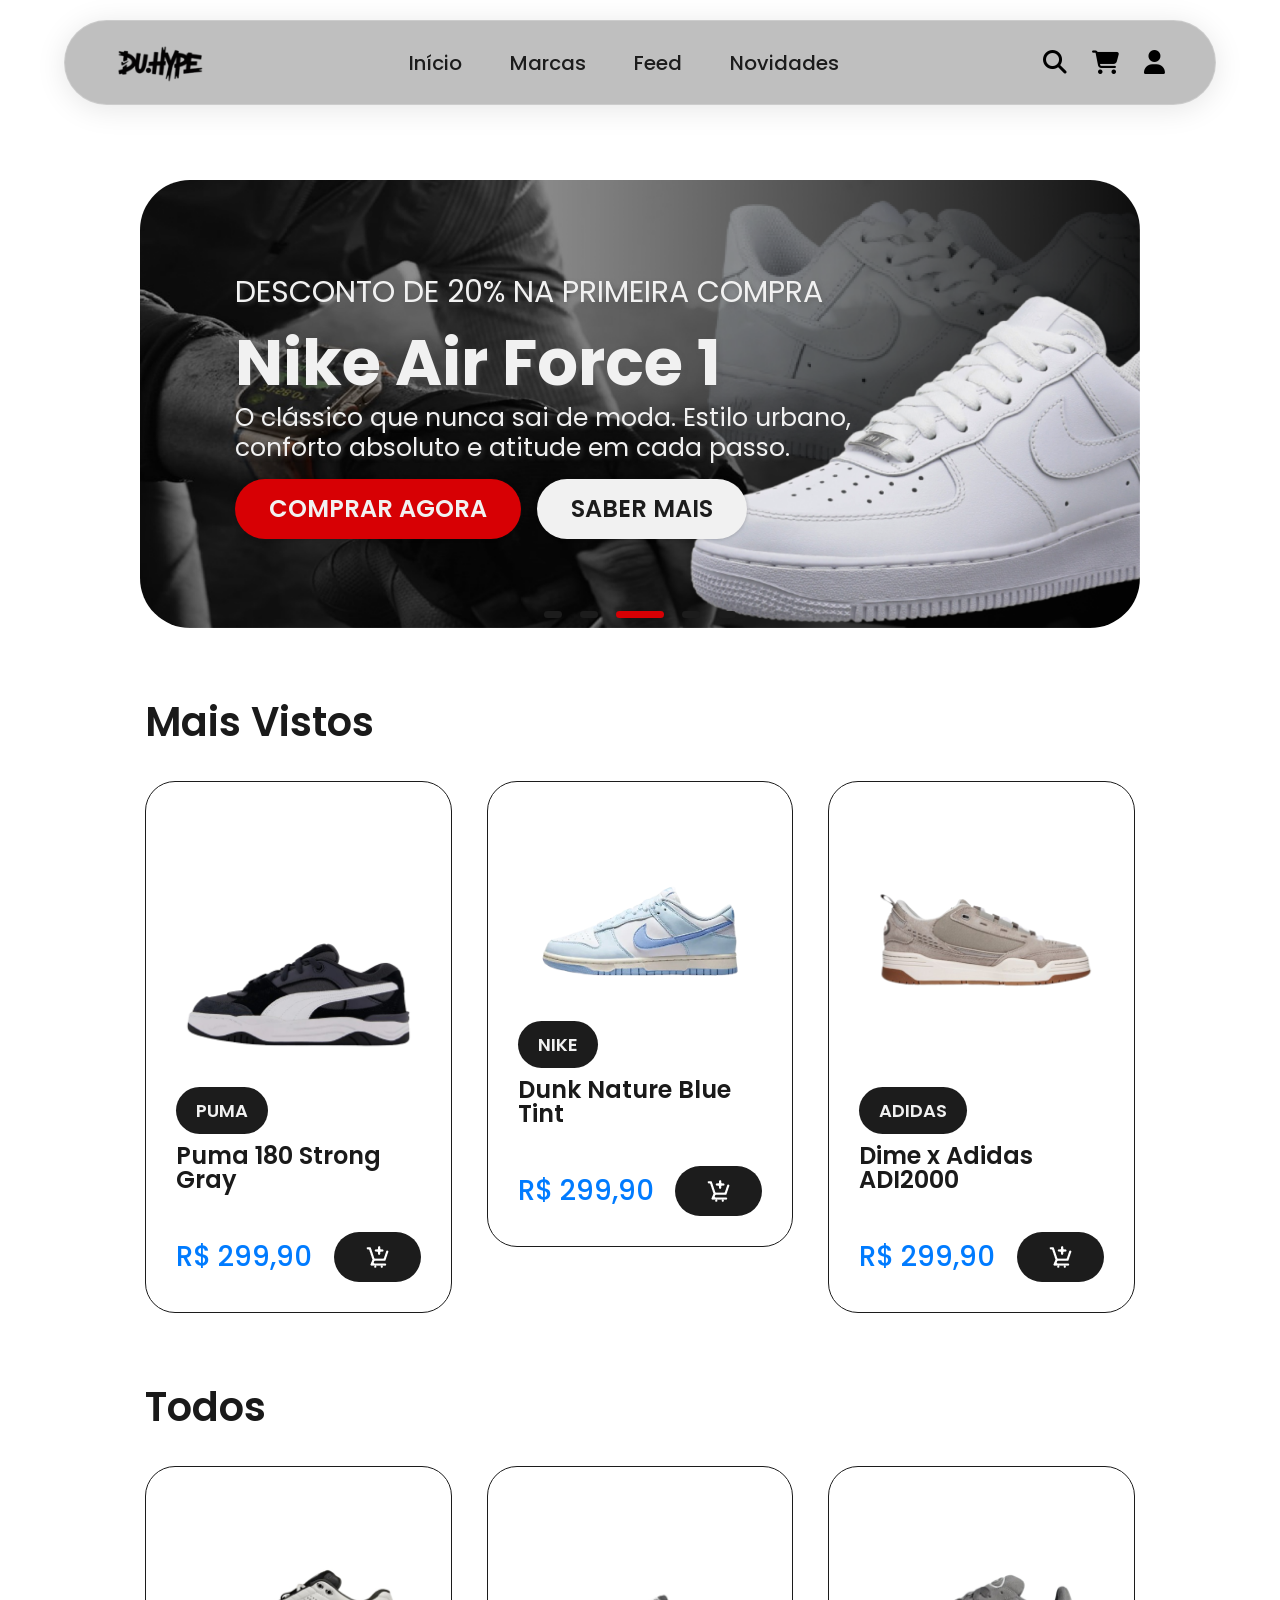
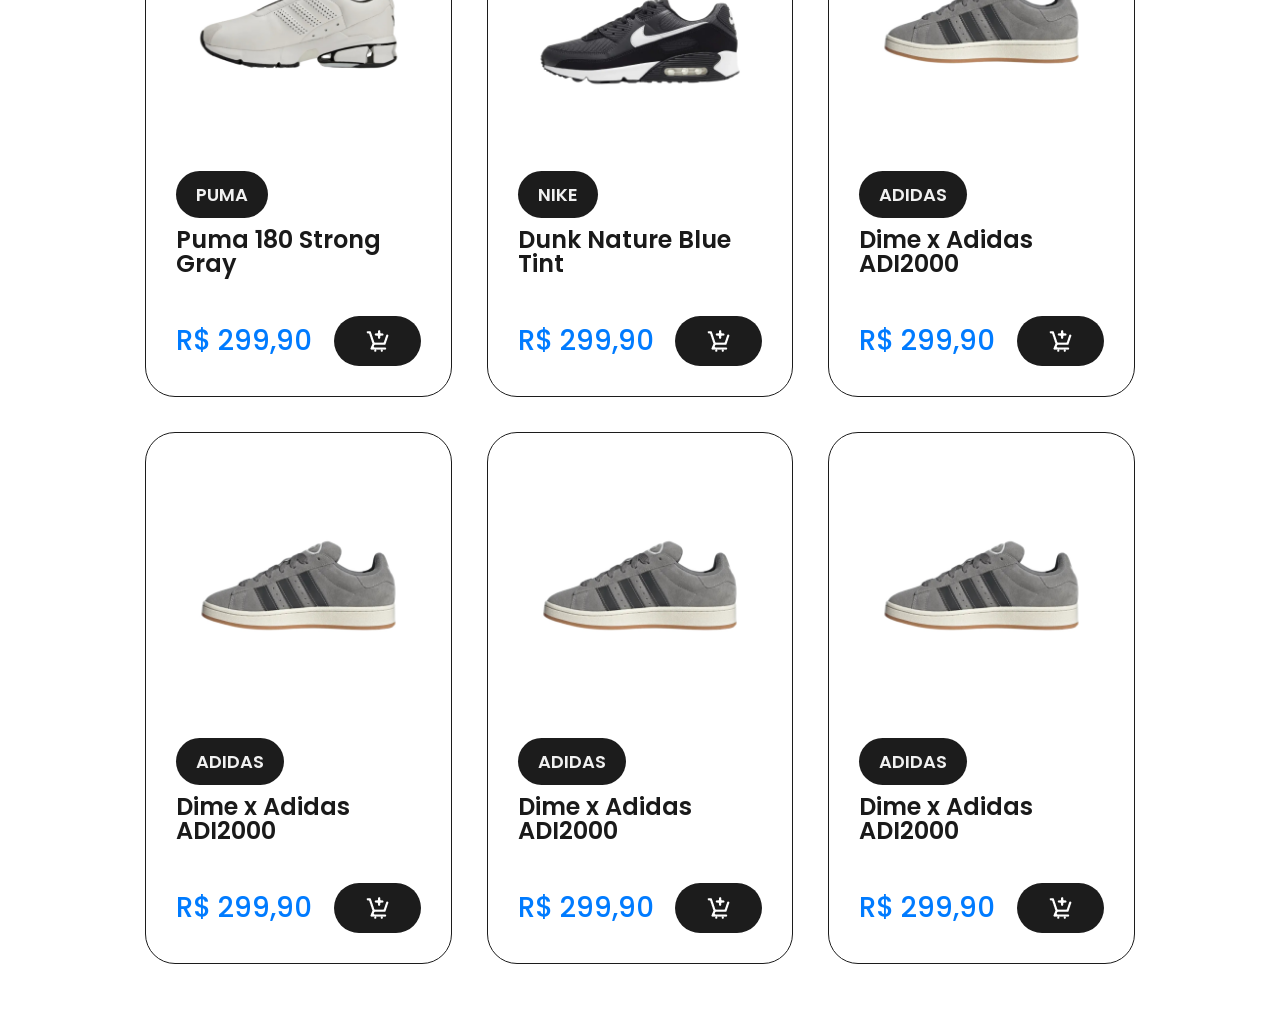
<file: DU.Hype/index.html>
<!DOCTYPE html>
<html lang="pt-br">

<head>
    <meta charset="UTF-8">
    <meta name="viewport" content="width=device-width, initial-scale=1.0">
    <title>DU.HYPE</title>

    <link rel="stylesheet" href="https://stackpath.bootstrapcdn.com/bootstrap/4.5.2/css/bootstrap.min.css">

    <link rel="preconnect" href="https://fonts.googleapis.com">
    <link rel="preconnect" href="https://fonts.gstatic.com" crossorigin>
    <link href="https://fonts.googleapis.com/css2?family=Poppins:wght@400;500;600;700&display=swap" rel="stylesheet">
    <link rel="stylesheet" href="https://cdnjs.cloudflare.com/ajax/libs/font-awesome/6.5.1/css/all.min.css">

    <link rel="stylesheet" href="src/assets/styles/styles.css">
</head>

<body>
    <!--Navbar - Css começa na linha 16 e termina na linha 78-->
   <header class="header">
    <a href="index.html" class="logo">
        <img src="/DU.Hype/src/assets/Images/LogoDu.Hype.svg" alt="Logo DUHYPE">
    </a>

    <nav class="main-nav">
        <ul>
            <li><a href="index.html" class="active">Início</a></li>
            <li><a href="/DU.Hype/src/pages/marcas/index.html">Marcas</a></li>
            <li><a href="/DU.Hype/src/pages/fedd/index.html">Feed</a></li>
            <li><a href="/DU.Hype/src/pages/novidades/index.html">Novidades</a></li>
        </ul>
    </nav>

    <div class="header-icons">
        <a href="/DU.Hype/src/pages/fedd/index.html"><i class="fa-solid fa-magnifying-glass"></i></a> <a href="/DU.Hype/src/pages/carrinho/index.html"><i class="fa-solid fa-cart-shopping"></i></a> <a href="/DU.Hype/src/pages/cadastro/index.html"><i class="fa-solid fa-user"></i></a> </div>
</header>

    <main>
        <section class="hero-section">

            <div id="heroCarousel" class="carousel slide" data-ride="carousel" data-interval="3000">
                <div class="carousel-inner">
                    <div class="carousel-item active">
                        <img class="d-block w-100" src="src/assets/Images/Carrossel AirForce.png" alt="Primeiro Slide">
                    </div>
                    <div class="carousel-item">
                        <img class="d-block w-100" src="src/assets/Images/carrossel1.png" alt="Segundo Slide">
                    </div>
                    <div class="carousel-item">
                        <img class="d-block w-100" src="src/assets/Images/carrossel3.png" alt="Terceiro Slide">
                    </div>
                </div>
            </div>

            <div class="hero-content">
                <p class="hero-subtitle">DESCONTO DE 20% NA PRIMEIRA COMPRA</p>
                <h2 class="hero-title">Nike Air Force 1</h2>
                <p class="hero-description">
                    O clássico que nunca sai de moda. Estilo urbano, conforto absoluto e atitude em cada passo.
                </p>
                <div class="hero-buttons">
                    <a href="src/pages/carrinho/index.html"><button class="btn btn-primary">Comprar agora</button></a>
                    <a href="src/pages/fedd/index.html"><button class="btn btn-secondary">Saber mais</button></a>
                </div>
            </div>

            <div class="carousel-indicators-custom">
                <div class="indicator-dot"></div>
                <div class="indicator-dot"></div>
                <div class="indicator-dot active"></div>
                <div class="indicator-dot"></div>
                <div class="indicator-dot"></div>
            </div>
        </section>

        <section class="product-showcase">
            <h2 class="section-title">Mais Vistos</h2>
            <div class="product-grid">
                <a href="src/pages/produto Individual/index.html" class="product-card-link">
                    <div class="product-card">
                        <div class="product-image-container">
                            <img src="/DU.Hype/src/assets/Images/puma180_strong_gray.png" alt="Puma 180 Strong Gray">
                        </div>
                        <p class="product-brand">PUMA</p>
                        <h3 class="product-name">Puma 180 Strong Gray</h3>
                        <div class="product-footer">
                            <span class="product-price">R$ 299,90</span>
                            <div class="product-actions">
                                <button class="cart-btn"><img src="src/assets/Images/CartCard.png" alt="Cart"></button>
                            </div>
                        </div>
                    </div>
                </a>
                <a href="src/pages/produto Individual/index.html" class="product-card-link">
                    <div class="product-card">
                        <div class="product-image-container">
                            <img src="/DU.Hype/src/assets/Images/tenis_dunk_low-blue.png" alt="Nike Dunk Nature Blue Tint">
                        </div>
                        <p class="product-brand">NIKE</p>
                        <h3 class="product-name">Dunk Nature Blue Tint</h3>
                        <div class="product-footer">
                            <span class="product-price">R$ 299,90</span>
                            <div class="product-actions">
                                <button class="cart-btn"><img src="src/assets/Images/CartCard.png" alt="Cart"></button>
                            </div>
                        </div>
                    </div>
                </a>
                <a href="src/pages/produto Individual/index.html" class="product-card-link">
                    <div class="product-card">
                        <div class="product-image-container">
                            <img src="/DU.Hype/src/assets/Images/dimeexadidas_adi2000.png" alt="Dime x Adidas ADI2000">
                        </div>
                        <p class="product-brand">ADIDAS</p>
                        <h3 class="product-name">Dime x Adidas ADI2000</h3>
                        <div class="product-footer">
                            <span class="product-price">R$ 299,90</span>
                            <div class="product-actions">
                                <button class="cart-btn"><img src="src/assets/Images/CartCard.png" alt="Cart"></button>
                            </div>
                        </div>
                    </div>
                </a>
            </div>
        </section>

        <section class="product-showcase">
            <h2 class="section-title">Todos</h2>
            <div class="product-grid">
                <a href="src/pages/produto Individual/index.html" class="product-card-link">
                    <div class="product-card">
                        <div class="product-image-container">
                            <img src="src/assets/Images/A3-0.jpg" alt="Puma 180 Strong Gray">
                        </div>
                        <p class="product-brand">PUMA</p>
                        <h3 class="product-name">Puma 180 Strong Gray</h3>
                        <div class="product-footer">
                            <span class="product-price">R$ 299,90</span>
                            <div class="product-actions">
                                <button class="cart-btn"><img src="src/assets/Images/CartCard.png" alt="Cart"></button>
                            </div>
                        </div>
                    </div>
                </a>
                <a href="src/pages/produto Individual/index.html" class="product-card-link">
                    <div class="product-card">
                        <div class="product-image-container">
                            <img src="src/assets/Images/air max 90 - 2.jpg" alt="Nike Dunk Nature Blue Tint">
                        </div>
                        <p class="product-brand">NIKE</p>
                        <h3 class="product-name">Dunk Nature Blue Tint</h3>
                        <div class="product-footer">
                            <span class="product-price">R$ 299,90</span>
                            <div class="product-actions">
                                <button class="cart-btn"><img src="src/assets/Images/CartCard.png" alt="Cart"></button>
                            </div>
                        </div>
                    </div>
                </a>
                <a href="src/pages/produto Individual/index.html" class="product-card-link">
                    <div class="product-card">
                        <div class="product-image-container">
                            <img src="src/assets/Images/campus-0.jpg" alt="Dime x Adidas ADI2000">
                        </div>
                        <p class="product-brand">ADIDAS</p>
                        <h3 class="product-name">Dime x Adidas ADI2000</h3>
                        <div class="product-footer">
                            <span class="product-price">R$ 299,90</span>
                            <div class="product-actions">
                                <button class="cart-btn"><img src="src/assets/Images/CartCard.png" alt="Cart"></button>
                            </div>
                        </div>
                    </div>
                </a>
                <a href="src/pages/produto Individual/index.html" class="product-card-link">
                    <div class="product-card">
                        <div class="product-image-container">
                            <img src="src/assets/Images/campus-0.jpg" alt="Dime x Adidas ADI2000">
                        </div>
                        <p class="product-brand">ADIDAS</p>
                        <h3 class="product-name">Dime x Adidas ADI2000</h3>
                        <div class="product-footer">
                            <span class="product-price">R$ 299,90</span>
                            <div class="product-actions">
                                <button class="cart-btn"><img src="src/assets/Images/CartCard.png" alt="Cart"></button>
                            </div>
                        </div>
                    </div>
                </a>
                <a href="src/pages/produto Individual/index.html" class="product-card-link">
                    <div class="product-card">
                        <div class="product-image-container">
                            <img src="src/assets/Images/campus-0.jpg" alt="Dime x Adidas ADI2000">
                        </div>
                        <p class="product-brand">ADIDAS</p>
                        <h3 class="product-name">Dime x Adidas ADI2000</h3>
                        <div class="product-footer">
                            <span class="product-price">R$ 299,90</span>
                            <div class="product-actions">
                                <button class="cart-btn"><img src="src/assets/Images/CartCard.png" alt="Cart"></button>
                            </div>
                        </div>
                    </div>
                </a>
                <a href="src/pages/produto Individual/index.html" class="product-card-link">
                    <div class="product-card">
                        <div class="product-image-container">
                            <img src="src/assets/Images/campus-0.jpg" alt="Dime x Adidas ADI2000">
                        </div>
                        <p class="product-brand">ADIDAS</p>
                        <h3 class="product-name">Dime x Adidas ADI2000</h3>
                        <div class="product-footer">
                            <span class="product-price">R$ 299,90</span>
                            <div class="product-actions">
                                <button class="cart-btn"><img src="src/assets/Images/CartCard.png" alt="Cart"></button>
                            </div>
                        </div>
                    </div>
                </a>
            </div>
        </section>
    </main>
    

    <script src="https://code.jquery.com/jquery-3.5.1.slim.min.js"></script>
    <script src="https://cdn.jsdelivr.net/npm/@popperjs/core@2.9.2/dist/umd/popper.min.js"></script>
    <script src="https://stackpath.bootstrapcdn.com/bootstrap/4.5.2/js/bootstrap.min.js"></script>
</body>

</html>
</file>
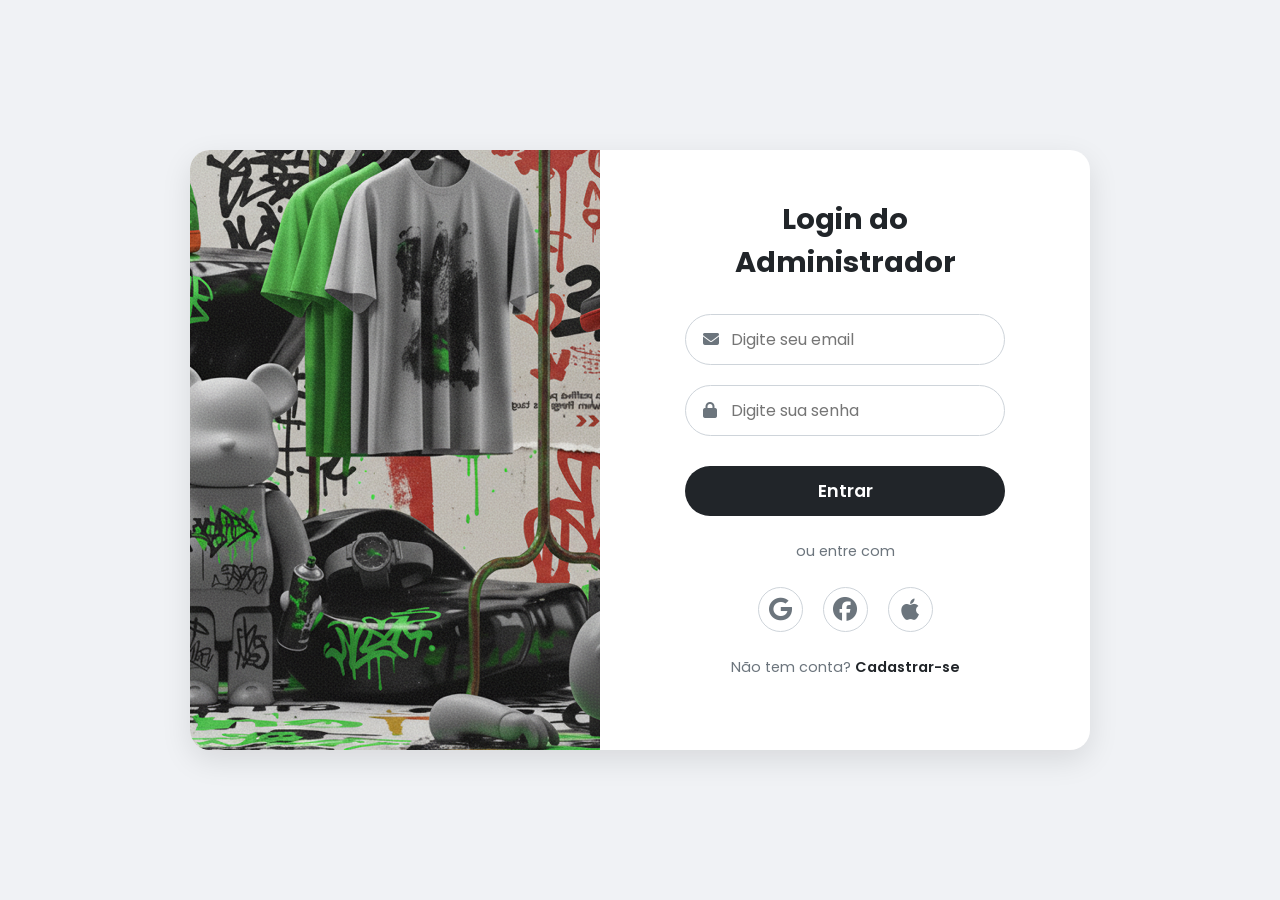
<file: página adm/index.html>
<!DOCTYPE html>
<html lang="pt-br">
<head>
    <meta charset="UTF-8">
    <meta name="viewport" content="width=device-width, initial-scale=1.0">
    <title>Painel Administrativo - Login</title>

    <link rel="stylesheet" href="style.css">
    
    <link rel="stylesheet" href="https://cdnjs.cloudflare.com/ajax/libs/font-awesome/6.5.1/css/all.min.css">
</head>     
<body>

    <div class="login-container">
    
        <div class="left-side">
            <img src="/DU.Hype/src/assets/Images/imagem_fundo.jpg" alt="Imagem Decorativa">
        </div>

        <div class="right-side">
            <div class="form-wrapper">
                <h2>Login do Administrador</h2>

                <div class="input-box">
                    <i class="fa-solid fa-envelope"></i>
                    <input type="email" id="email" placeholder="Digite seu email">
                </div>

                <div class="input-box">
                    <i class="fa-solid fa-lock"></i>
                    <input type="password" id="senha" placeholder="Digite sua senha">
                </div>

                <button class="btn" onclick="fazerLogin()">Entrar</button>

                <p class="separator">ou entre com</p>

                <div class="social-login">
                    <a href="#" class="social-icon"><i class="fab fa-google"></i></a>
                    <a href="#" class="social-icon"><i class="fab fa-facebook"></i></a>
                    <a href="#" class="social-icon"><i class="fab fa-apple"></i></a>
                </div>

                <p class="register">Não tem conta? <a href="#">Cadastrar-se</a></p>
            </div>
        </div>
    </div>

    <script>
        // Função simples de login
        function fazerLogin() {
            // Pega os valores dos campos
            let email = document.getElementById("email").value;
            let senha = document.getElementById("senha").value;

            // Validação básica
            if(email === "" || senha === "") {
                alert("Preencha todos os campos!");
                return;
            }

            // Exemplo de verificação fake (poderia ser com banco de dados/API)
            if(email === "admin@site.com" && senha === "1234") {
                alert("Login realizado com sucesso!");
                // Aqui você pode redirecionar para o painel adm
                // window.location.href = "painel.html"; 
            } else {
                alert("Email ou senha incorretos!");
            }
        }
    </script>
</body>
</html>
</file>
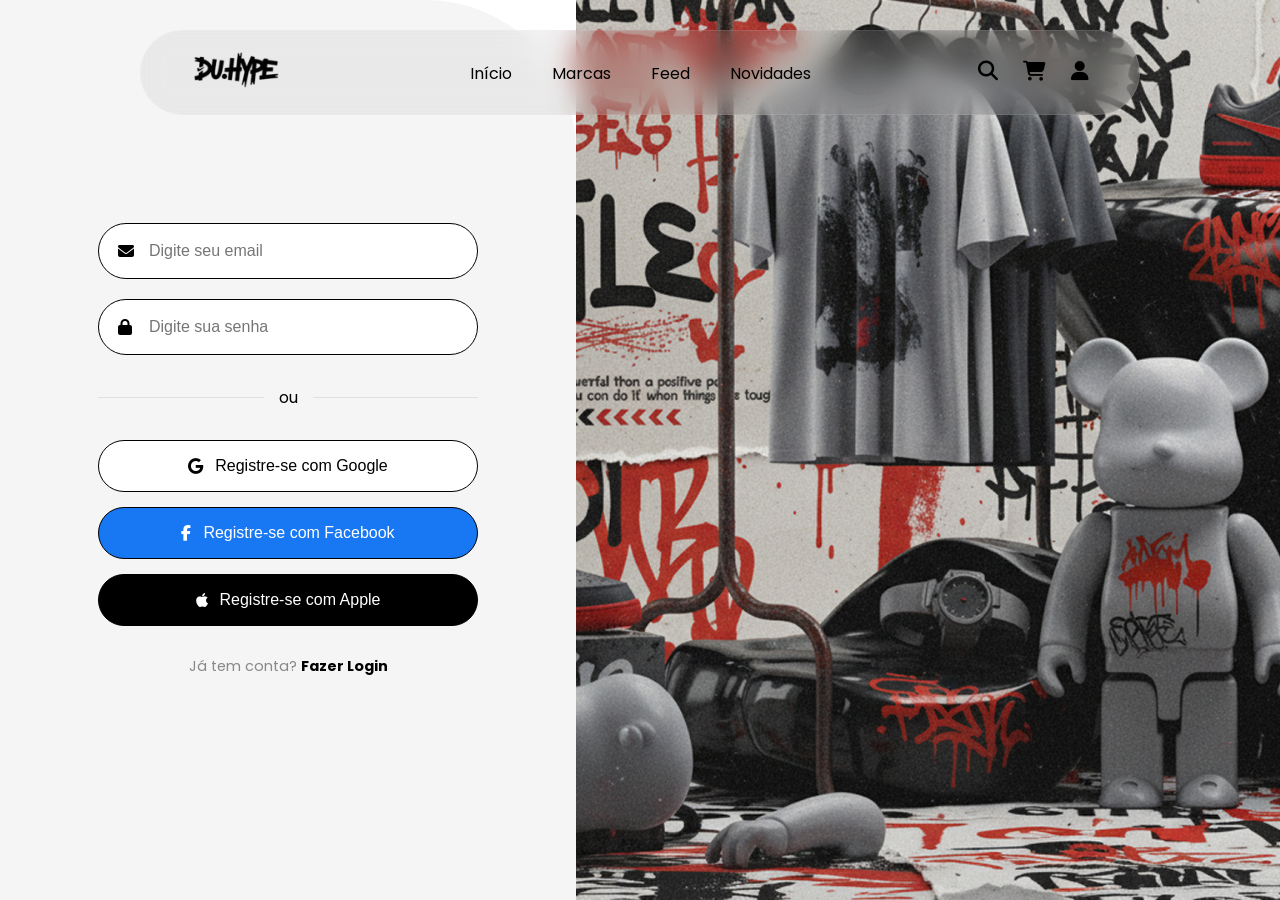
<file: DU.Hype/src/pages/cadastro/index.html>
<!DOCTYPE html>
<html lang="pt-br">
<head>
    <meta charset="UTF-8">
    <meta name="viewport" content="width=device-width, initial-scale=1.0">
    <title>Página de Login DU.HYPE</title>
    
    <link rel="stylesheet" href="style.css">
    
    <link rel="preconnect" href="https://fonts.googleapis.com">
    <link rel="preconnect" href="https://fonts.gstatic.com" crossorigin>
    <link href="https://fonts.googleapis.com/css2?family=Poppins:wght@400;500;700&display=swap" rel="stylesheet">
    
    <link rel="stylesheet" href="https://cdnjs.cloudflare.com/ajax/libs/font-awesome/6.5.1/css/all.min.css">
</head>
<body>

    <div class="header-container">
        <header class="header">
            <div class="logo">
                <img src="/DU.Hype/src/assets/Images/LogoDu.Hype.svg" alt="Logo duhype">
            </div>
            <nav class="nav">
                <a href="/DU.Hype/index.html">Início</a>
                <a href="/DU.Hype/src/pages/marcas/index.html">Marcas</a>
                <a href="/DU.Hype/src/pages/fedd/index.html">Feed</a>
                <a href="/DU.Hype/src/pages/novidades/index.html">Novidades</a>
            </nav>
            <div class="icons">
                <a href="/DU.Hype/src/pages/fedd/index.html"><i class="fas fa-search"></i></a>
                <a href="/DU.Hype/src/pages/carrinho/index.html"><i class="fas fa-shopping-cart"></i></a>
                <a href="/DU.Hype/src/pages/cadastro/index.html"><i class="fas fa-user"></i></a>
            </div>
        </header>
    </div>
    
    <main class="main-content">
        <section class="form-section">
            <div class="login-container">
                <form class="login-form">
                    <div class="input-group">
                        <i class="fas fa-envelope"></i>
                        <input type="email" placeholder="Digite seu email">
                    </div>
                    <div class="input-group">
                        <i class="fas fa-lock"></i>
                        <input type="password" placeholder="Digite sua senha">
                    </div>
                </form>
                
                <div class="or-separator">
                    <span>ou</span>
                </div>
                
                <div class="social-login">
                    <a href="https://accounts.google.com" target="_blank" rel="noopener noreferrer">
                        <button class="social-btn google">
                            <i class="fab fa-google"></i> Registre-se com Google
                        </button>
                    </a>
                    <a href="https://www.facebook.com" target="_blank" rel="noopener noreferrer">
                        <button class="social-btn facebook">
                            <i class="fab fa-facebook-f"></i> Registre-se com Facebook
                        </button>
                    </a>
                    <a href="https://account.apple.com" target="_blank" rel="noopener noreferrer">
                        <button class="social-btn apple">
                            <i class="fab fa-apple"></i> Registre-se com Apple
                        </button>
                    </a>
                </div>
                
                <div class="signup-link">
                    Já tem conta? <a href="/DU.Hype/src/pages/login/index.html">Fazer Login</a>
                </div>
            </div>
        </section>

        <section class="image-section">
            </section>
    </main>

</body>
</html>
</file>
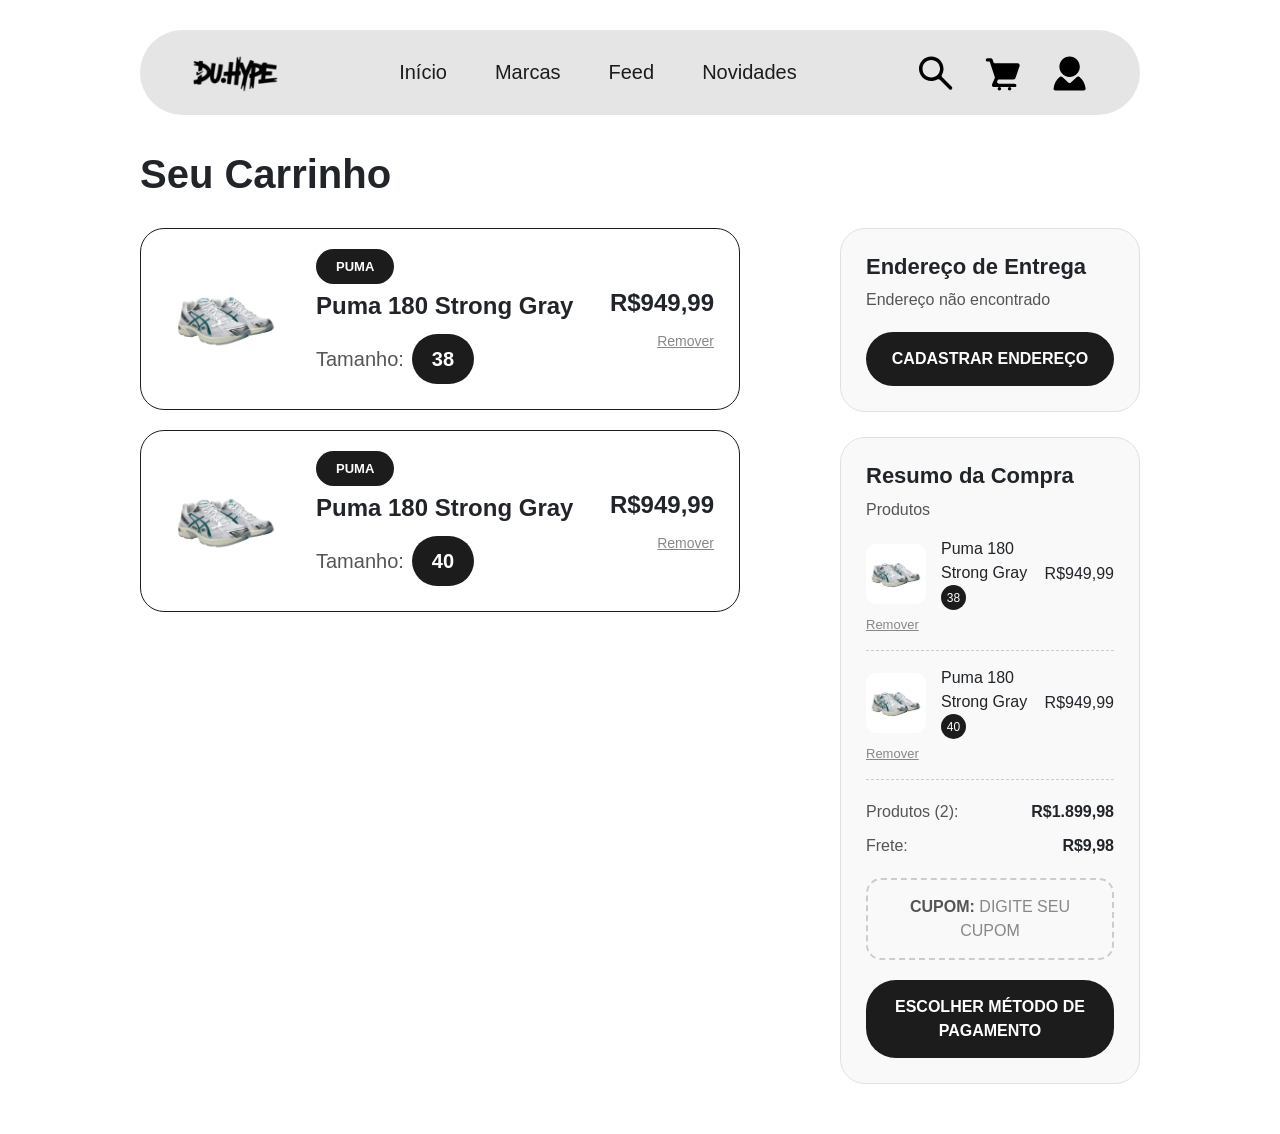
<file: DU.Hype/src/pages/carrinho/index.html>
<!DOCTYPE html>
<html lang="pt-br">

<head>
    <meta charset="utf-8">
    <meta name="viewport" content="width=device-width, initial-scale=1">
    <title>Carrinho</title>
    <link rel="stylesheet" href="../../assets/styles/carrinho.css">
    <link rel="stylesheet" href="https://stackpath.bootstrapcdn.com/bootstrap/4.5.2/css/bootstrap.min.css">
    <link rel="preconnect" href="https://fonts.googleapis.com">
    <link rel="preconnect" href="https://fonts.gstatic.com" crossorigin>
    <link href="https://fonts.googleapis.com/css2?family=Poppins:wght@400;500;600;700&display=swap" rel="stylesheet">
    <link rel="stylesheet" href="https://cdnjs.cloudflare.com/ajax/libs/font-awesome/6.5.1/css/all.min.css">
</head>

<body>
    <header class="main-header">
        <div class="header-container">
            <a href="/DU.Hype/index.html" class="logo">
                <img src="/DU.Hype/src/assets/Images/LogoDu.Hype.svg" alt="Logo DUHYPE">
            </a>
            <nav class="main-nav">
                <ul>
                    <li><a href="index.html">Início</a></li>
                    <li><a href="/DU.Hype/src/pages/marcas/index.html">Marcas</a></li>
                    <li><a href="/DU.Hype/src/pages/fedd/index.html">Feed</a></li>
                    <li><a href="/DU.Hype/src/pages/novidades/index.html">Novidades</a></li>
                </ul>
            </nav>
            <div class="header-icons">  
               <a href="/DU.Hype/src/pages/fedd/index.html" aria-label="Pesquisar"><img src="/DU.Hype/src/assets/Images/Search.svg" alt=""></a>
                <a href="/DU.Hype/src/pages/carrinho/index.html" aria-label="Carrinho"><img src="/DU.Hype/src/assets/Images/Cart.svg" alt=""></a>
                <a href="/DU.Hype/src/pages/cadastro/index.html" aria-label="Perfil do usuário"><img src="/DU.Hype/src/assets/Images/Account.svg" alt=""></a>
            </div>
        </div>
    </header>

    <main class="cart-page-container">
        <h1 class="cart-title">Seu Carrinho</h1>

        <div class="cart-layout">
            <div class="cart-items-list">
                <div class="cart-item-card">
                    <img src="/DU.Hype/src/assets/Images/19.jpg" alt="Puma 180 Strong Gray" class="item-image">
                    <div class="item-details">
                        <span class="item-brand">PUMA</span>
                        <p class="item-name">Puma 180 Strong Gray</p>
                        <div class="item-size">Tamanho: <span class="size-tag">38</span></div>
                    </div>
                    <div class="item-price-section">
                        <span class="item-price">R$949,99</span>
                        <button class="remove-button">Remover</button>
                    </div>
                </div>

                <div class="cart-item-card">
                    <img src="/DU.Hype/src/assets/Images/19.jpg" alt="Puma 180 Strong Gray" class="item-image">
                    <div class="item-details">
                        <span class="item-brand">PUMA</span>
                        <p class="item-name">Puma 180 Strong Gray</p>
                        <div class="item-size">Tamanho: <span class="size-tag">40</span></div>
                    </div>
                    <div class="item-price-section">
                        <span class="item-price">R$949,99</span>
                        <button class="remove-button">Remover</button>
                    </div>
                </div>
            </div>

            <aside class="order-summary-sidebar">
                <div class="summary-card">
                    <h2>Endereço de Entrega</h2>
                    <p>Endereço não encontrado</p>
                    <button class="btn-checkout">CADASTRAR ENDEREÇO</button>
                </div>

                <div class="summary-card">
                    <h2>Resumo da Compra</h2>
                    <p class="summary-subtitle">Produtos</p>
                    
                    <div class="summary-item">
                        <img src="/DU.Hype/src/assets/Images/19.jpg" alt="Puma 180 Strong Gray">
                        <div class="summary-item-details">
                            <p>Puma 180 Strong Gray</p>
                            <span class="size-tag-summary">38</span>
                        </div>
                        <span class="summary-item-price">R$949,99</span>
                    </div>
                    <button class="remove-button-summary">Remover</button>

                    <hr class="summary-divider">

                    <div class="summary-item">
                        <img src="/DU.Hype/src/assets/Images/19.jpg" alt="Puma 180 Strong Gray">
                        <div class="summary-item-details">
                            <p>Puma 180 Strong Gray</p>
                            <span class="size-tag-summary">40</span>
                        </div>
                        <span class="summary-item-price">R$949,99</span>
                    </div>
                    <button class="remove-button-summary">Remover</button>
                    
                    <hr class="summary-divider">

                    <div class="summary-totals">
                        <div class="total-line">
                            <span>Produtos (2):</span>
                            <span>R$1.899,98</span>
                        </div>
                        <div class="total-line">
                            <span>Frete:</span>
                            <span>R$9,98</span>
                        </div>
                    </div>

                    <div class="coupon-field">
                        <span>CUPOM:</span> DIGITE SEU CUPOM
                    </div>

                   <button class="btn-checkout" onclick="irParaPagamento()">ESCOLHER MÉTODO DE PAGAMENTO</button>

<script>
  function irParaPagamento() {
    // Redireciona para a página de pagamento
    window.location.href = "../pagamento/index.html";
  }
</script>

                </div>
            </aside>
        </div>
    </main>

    <script src="https://code.jquery.com/jquery-3.5.1.slim.min.js"></script>
    <script src="https://cdn.jsdelivr.net/npm/@popperjs/core@2.9.2/dist/umd/popper.min.js"></script>
    <script src="https://stackpath.bootstrapcdn.com/bootstrap/4.5.2/js/bootstrap.min.js"></script>
</body>

</html>
</file>
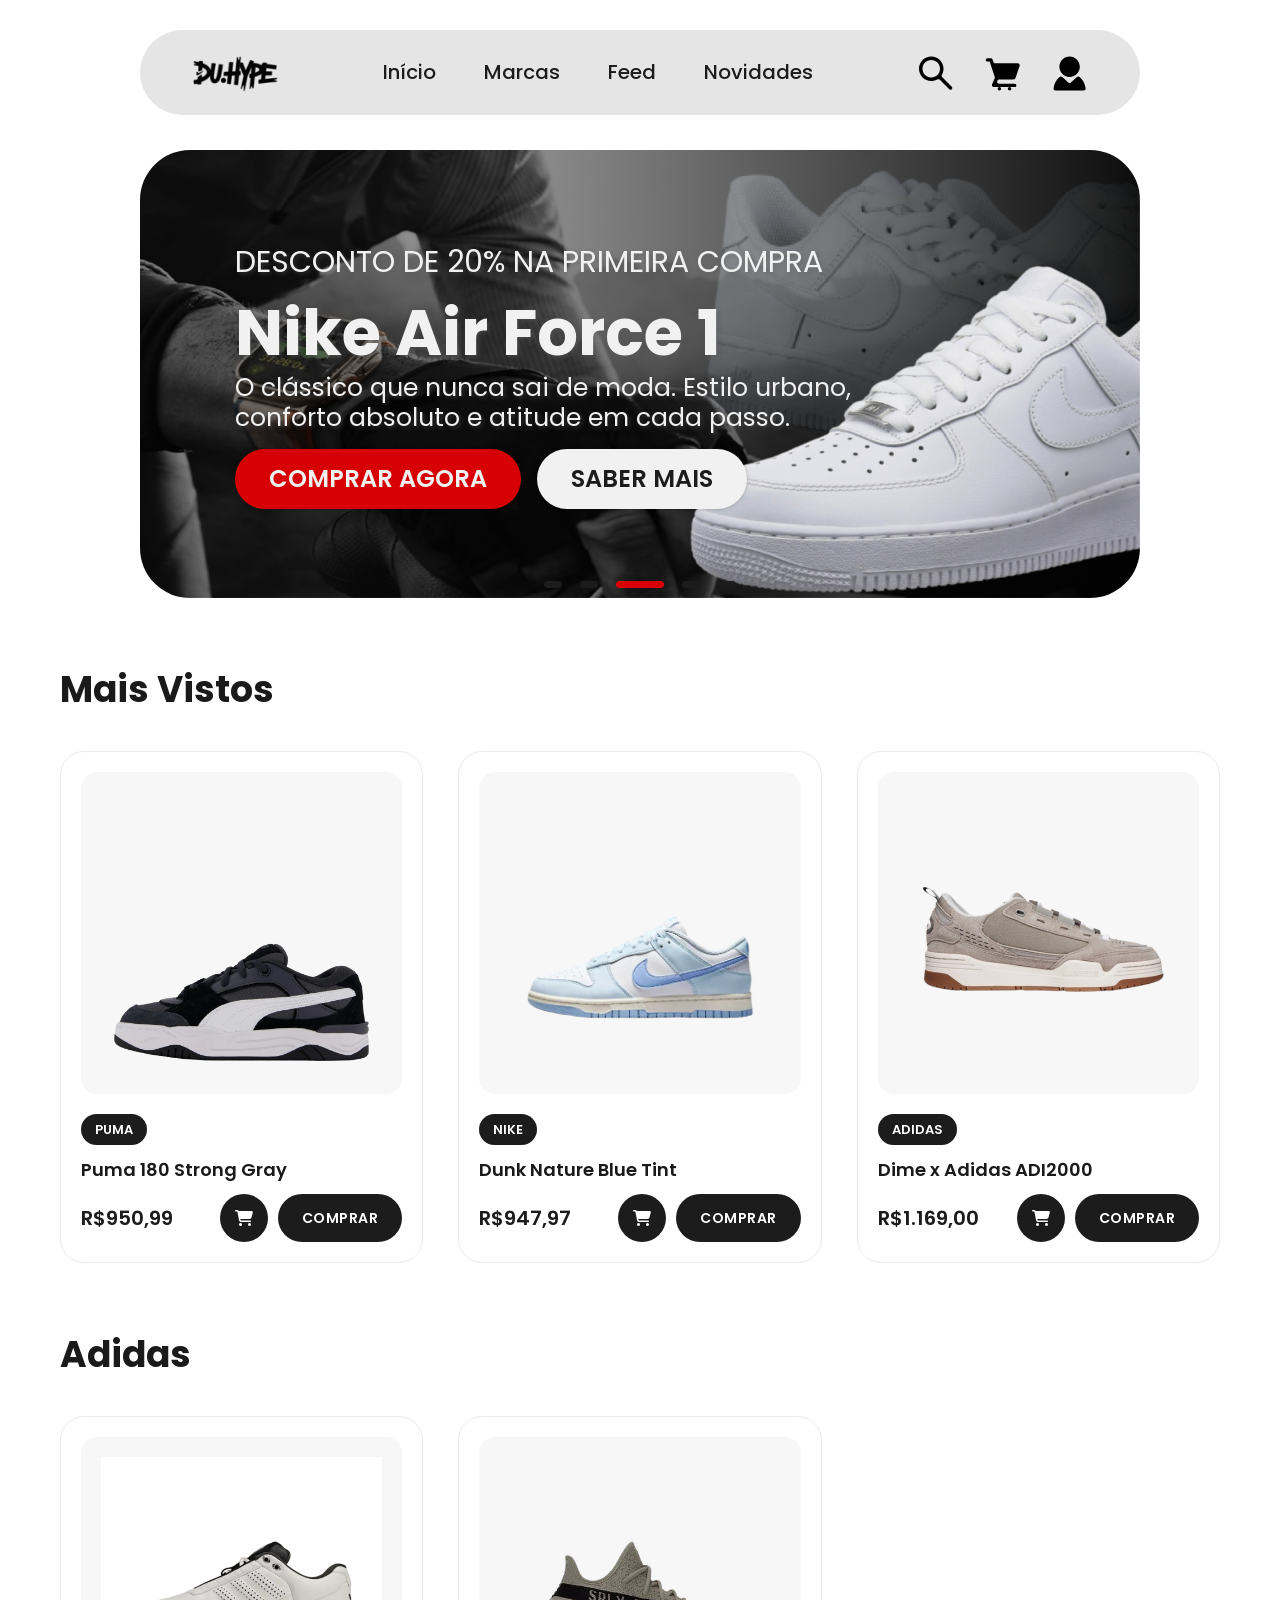
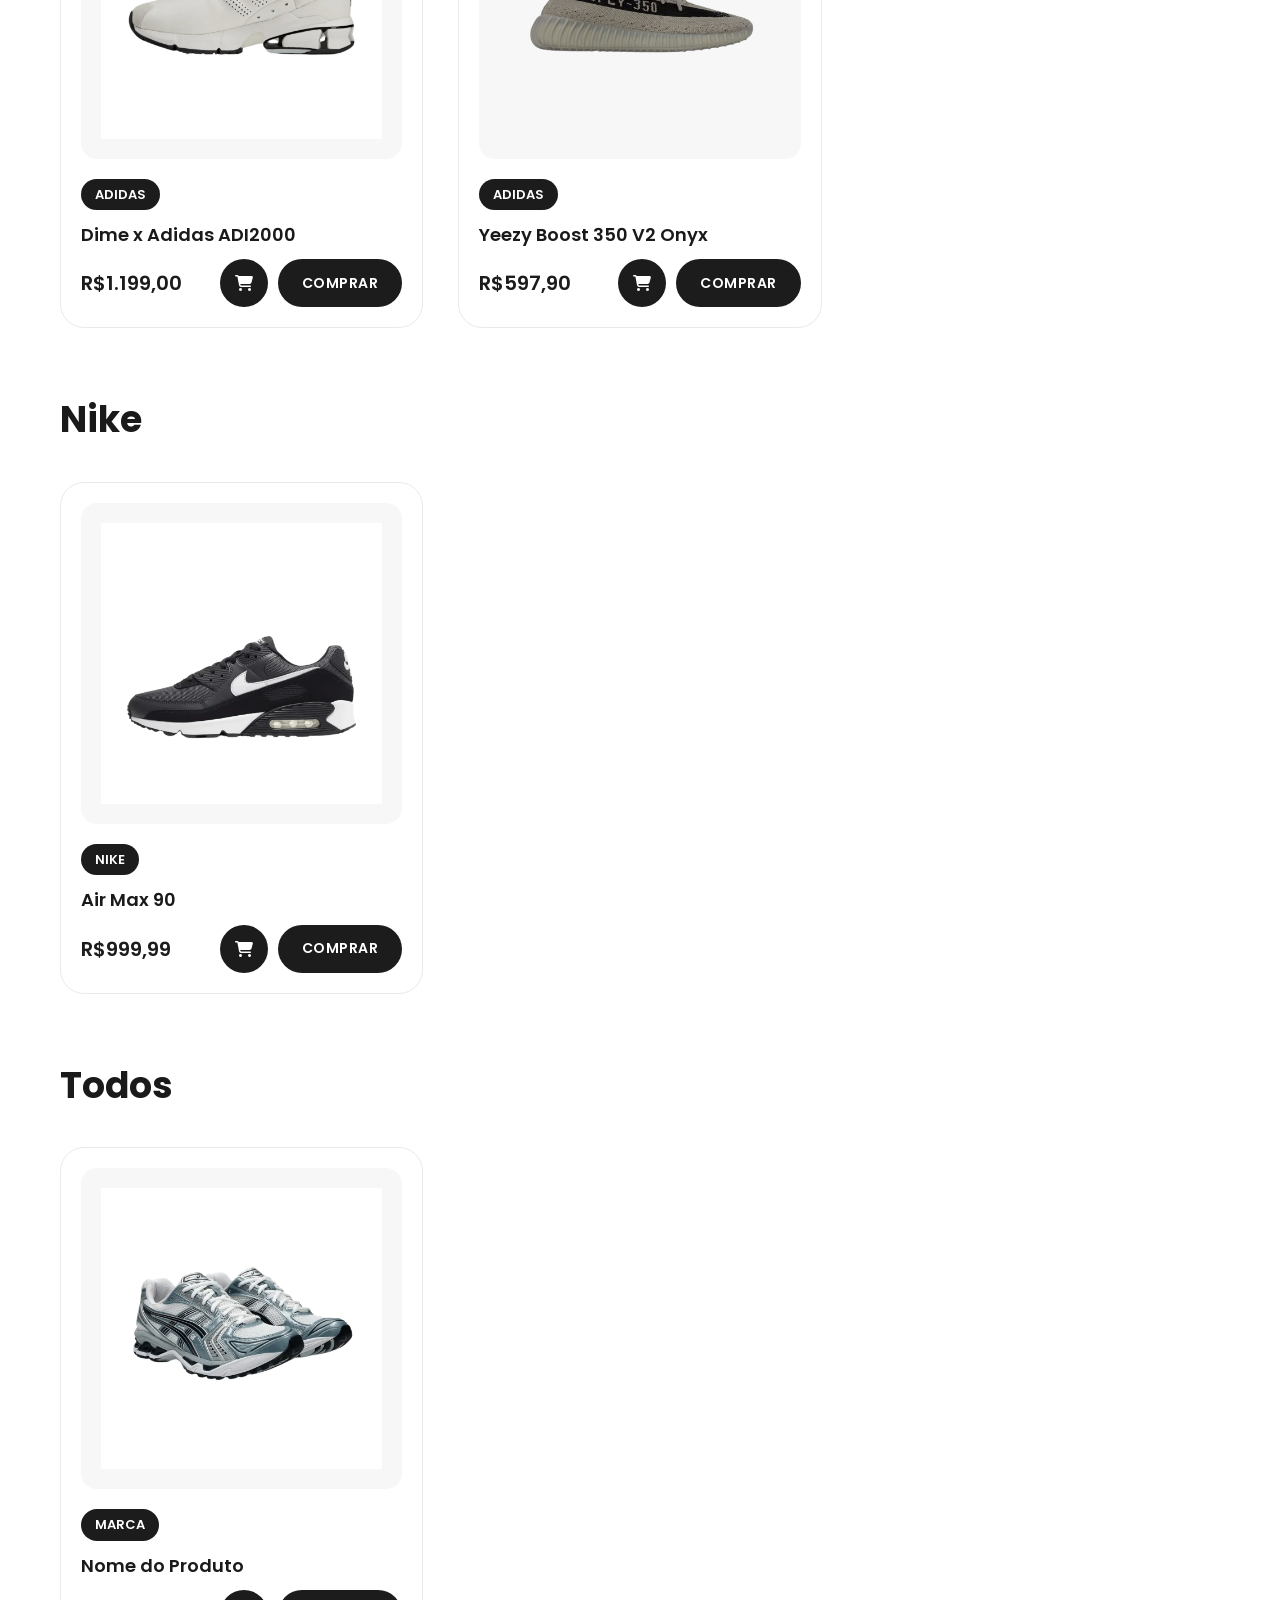
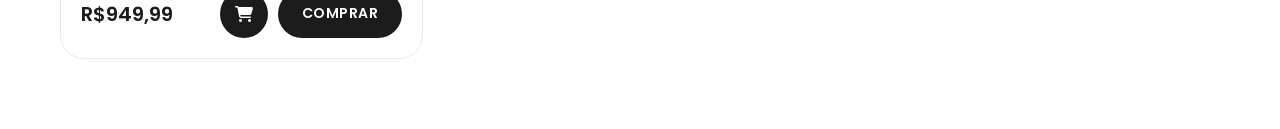
<file: DU.Hype/src/pages/fedd/index.html>
<!DOCTYPE html>
<html lang="pt-br">

<head>
  <meta charset="UTF-8" />
  <meta name="viewport" content="width=device-width, initial-scale=1" />
  <title> DU.HYPE - Feed</title>

  <link rel="stylesheet" href="https://stackpath.bootstrapcdn.com/bootstrap/4.5.2/css/bootstrap.min.css" />

  <link rel="preconnect" href="https://fonts.googleapis.com" />
  <link rel="preconnect" href="https://fonts.gstatic.com" crossorigin />
  <link href="https://fonts.googleapis.com/css2?family=Poppins:wght@400;500;600;700&display=swap" rel="stylesheet" />
  <link rel="stylesheet" href="https://cdnjs.cloudflare.com/ajax/libs/font-awesome/6.5.1/css/all.min.css" />
  <link rel="stylesheet" href="src/assets/styles/styles.css" />
</head>

<body>
  <header class="main-header">
    <div class="header-container">
      <a href="index.html" class="logo">
        <img src="/DU.Hype/src/assets/Images/LogoDu.Hype.svg" alt="Logo DUHYPE" />
      </a>
      <nav class="main-nav">
        <ul>
          <li><a href="/DU.Hype/index.html">Início</a></li>
          <li><a href="/DU.Hype/src/pages/marcas/index.html">Marcas</a></li>
          <li><a href="/DU.Hype/src/pages/fedd/index.html">Feed</a></li>
          <li><a href="/DU.Hype/src/pages/novidades/index.html">Novidades</a></li>
        </ul>
      </nav>
      <div class="header-icons">
        <a href="#" aria-label="Pesquisar"><img src="/DU.Hype/src/assets/Images/Search.svg" alt="" /></a>
        <a href="/DU.Hype/src/pages/carrinho/index.html" aria-label="Carrinho"><img src="/DU.Hype/src/assets/Images/Cart.svg" alt="" /></a>
        <a href="/DU.Hype/src/pages/cadastro/index.html" aria-label="Perfil do usuário"><img src="/DU.Hype/src/assets/Images/Account.svg" alt="" /></a>
      </div>
    </div>
  </header>

  <main>
    <section class="hero-section">
      <div id="heroCarousel" class="carousel slide" data-ride="carousel" data-interval="3000">
        <div class="carousel-inner">
          <div class="carousel-item active">
            <img class="d-block w-100" src="/DU.Hype/src/assets/Images/Carrossel AirForce.png" alt="Primeiro Slide" />
          </div>
          <div class="carousel-item">
            <img class="d-block w-100" src="/DU.Hype/src/assets/Images/carrossel2.png" alt="Segundo Slide" />
          </div>
          <div class="carousel-item">
            <img class="d-block w-100" src="/DU.Hype/src/assets/Images/carrossel3.png" alt="Terceiro Slide" />
          </div>
        </div>
      </div>

      <div class="hero-content">
        <p class="hero-subtitle">DESCONTO DE 20% NA PRIMEIRA COMPRA</p>
        <h2 class="hero-title">Nike Air Force 1</h2>
        <p class="hero-description">
          O clássico que nunca sai de moda. Estilo urbano, conforto absoluto e atitude em cada passo.
        </p>
        <div class="hero-buttons">
          <a href="/DU.Hype/src/pages/carrinho/index.html"><button class="btn btn-primary">Comprar agora</button></a>
          <a href="/DU.Hype/src/pages/marcas/index.html"><button class="btn btn-secondary">Saber mais</button></a>
        </div>
      </div>

      <div class="carousel-indicators-custom">
        <div class="indicator-dot"></div>
        <div class="indicator-dot"></div>
        <div class="indicator-dot active"></div>
        <div class="indicator-dot"></div>
        <div class="indicator-dot"></div>
      </div>
    </section>

    <section class="product-showcase">
      <h2 class="section-title">Mais Vistos</h2>
      <div class="product-grid">
        <a href="src/pages/produto Individual/index.html" class="product-card-link">
          <div class="product-card">
            <div class="product-image-container">
              <img src="/DU.Hype/src/assets/Images/puma180_strong_gray.png" alt="Puma 180 Strong Gray" />
            </div>
            <div class="product-info">
              <span class="product-brand">PUMA</span>
              <h3 class="product-name">Puma 180 Strong Gray</h3>
              <div class="product-footer d-flex justify-content-between align-items-center">
                <span class="product-price">R$950,99</span>
                <div class="product-actions">
                  <button class="action-btn cart-btn" aria-label="Adicionar ao carrinho">
                    <i class="fas fa-shopping-cart"></i>
                  </button>
                  <button class="action-btn buy-btn">COMPRAR</button>
                </div>
              </div>
            </div>
          </div>
        </a>

        <a href="src/pages/produto Individual/index.html" class="product-card-link">
          <div class="product-card">
            <div class="product-image-container">
              <img src="/DU.Hype/src/assets/Images/tenis_dunk_low-blue.png" alt="Nike Dunk Nature Blue Tint" />
            </div>
            <div class="product-info">
              <span class="product-brand">NIKE</span>
              <h3 class="product-name">Dunk Nature Blue Tint</h3>
              <div class="product-footer d-flex justify-content-between align-items-center">
                <span class="product-price">R$947,97</span>
                <div class="product-actions">
                  <button class="action-btn cart-btn" aria-label="Adicionar ao carrinho">
                    <i class="fas fa-shopping-cart"></i>
                  </button>
                  <button class="action-btn buy-btn">COMPRAR</button>
                </div>
              </div>
            </div>
          </div>
        </a>

        <a href="src/pages/produto Individual/index.html" class="product-card-link">
          <div class="product-card">
            <div class="product-image-container">
              <img src="/DU.Hype/src/assets/Images/dimeexadidas_adi2000.png" alt="Dime x Adidas ADI2000" />
            </div>
            <div class="product-info">
              <span class="product-brand">ADIDAS</span>
              <h3 class="product-name">Dime x Adidas ADI2000</h3>
              <div class="product-footer d-flex justify-content-between align-items-center">
                <span class="product-price">R$1.169,00</span>
                <div class="product-actions">
                  <button class="action-btn cart-btn" aria-label="Adicionar ao carrinho">
                    <i class="fas fa-shopping-cart"></i>
                  </button>
                  <button class="action-btn buy-btn">COMPRAR</button>
                </div>
              </div>
            </div>
          </div>
        </a>
      </div>
    </section>

    <section class="product-showcase">
      <h2 class="section-title">Adidas</h2>
      <div class="product-grid">
        <a href="src/pages/produto Individual/index.html" class="product-card-link">
          <div class="product-card">
            <div class="product-image-container">
              <img src="/DU.Hype/src/assets/Images/A3-0.jpg" alt="Dime x Adidas ADI2000" />
            </div>
            <div class="product-info">
              <span class="product-brand">ADIDAS</span>
              <h3 class="product-name">Dime x Adidas ADI2000</h3>
              <div class="product-footer d-flex justify-content-between align-items-center">
                <span class="product-price">R$1.199,00</span>
                <div class="product-actions">
                  <button class="action-btn cart-btn" aria-label="Adicionar ao carrinho">
                    <i class="fas fa-shopping-cart"></i>
                  </button>
                  <button class="action-btn buy-btn">COMPRAR</button>
                </div>
              </div>
            </div>
          </div>
        </a>
        <a href="src/pages/produto Individual/index.html" class="product-card-link">
          <div class="product-card">
            <div class="product-image-container">
              <img src="/DU.Hype/src/assets/Images/tenis_adidasYeezy.png" alt="Yeezy Boost 350 V2 Onyx" />
            </div>
            <div class="product-info">
              <span class="product-brand">ADIDAS</span>
              <h3 class="product-name">Yeezy Boost 350 V2 Onyx</h3>
              <div class="product-footer d-flex justify-content-between align-items-center">
                <span class="product-price">R$597,90</span>
                <div class="product-actions">
                  <button class="action-btn cart-btn" aria-label="Adicionar ao carrinho">
                    <i class="fas fa-shopping-cart"></i>
                  </button>
                  <button class="action-btn buy-btn">COMPRAR</button>
                </div>
              </div>
            </div>
          </div>
        </a>
      </div>
    </section>

    <section class="product-showcase">
      <h2 class="section-title">Nike</h2>
      <div class="product-grid">
        <a href="/DU.Hype/src/pages/produto Individual/index.html" class="product-card-link">
          <div class="product-card">
            <div class="product-image-container">
              <img src="/DU.Hype/src/assets/Images/air max 90 - 2.jpg" alt="Nike Air Max 90" />
            </div>
            <div class="product-info">
              <span class="product-brand">NIKE</span>
              <h3 class="product-name">Air Max 90</h3>
              <div class="product-footer d-flex justify-content-between align-items-center">
                <span class="product-price">R$999,99</span>
                <div class="product-actions">
                  <button class="action-btn cart-btn" aria-label="Adicionar ao carrinho">
                    <i class="fas fa-shopping-cart"></i>
                  </button>
                  <button class="action-btn buy-btn">COMPRAR</button>
                </div>
              </div>
            </div>
          </div>
        </a>
      </div>
    </section>

    <section class="product-showcase">
      <h2 class="section-title">Todos</h2>
      <div class="product-grid">
        <a href="src/pages/produto Individual/index.html" class="product-card-link">
          <div class="product-card">
            <div class="product-image-container">
              <img src="/DU.Hype/src/assets/Images/24.jpg" alt="Produto Exemplo" />
            </div>
            <div class="product-info">
              <span class="product-brand">MARCA</span>
              <h3 class="product-name">Nome do Produto</h3>
              <div class="product-footer">
                <span class="product-price">R$949,99</span>
                <div class="product-actions">
                  <button class="action-btn cart-btn" aria-label="Adicionar ao carrinho">
                    <i class="fas fa-shopping-cart"></i>
                  </button>
                  <button class="action-btn buy-btn">COMPRAR</button>
                </div>
              </div>
            </div>
          </div>
        </a>
      </div>
    </section>

  </main>

  <script src="https://code.jquery.com/jquery-3.5.1.slim.min.js"></script>
  <script src="https://cdn.jsdelivr.net/npm/@popperjs/core@2.9.2/dist/umd/popper.min.js"></script>
  <script src="https://stackpath.bootstrapcdn.com/bootstrap/4.5.2/js/bootstrap.min.js"></script>

</body>
</html>
</file>
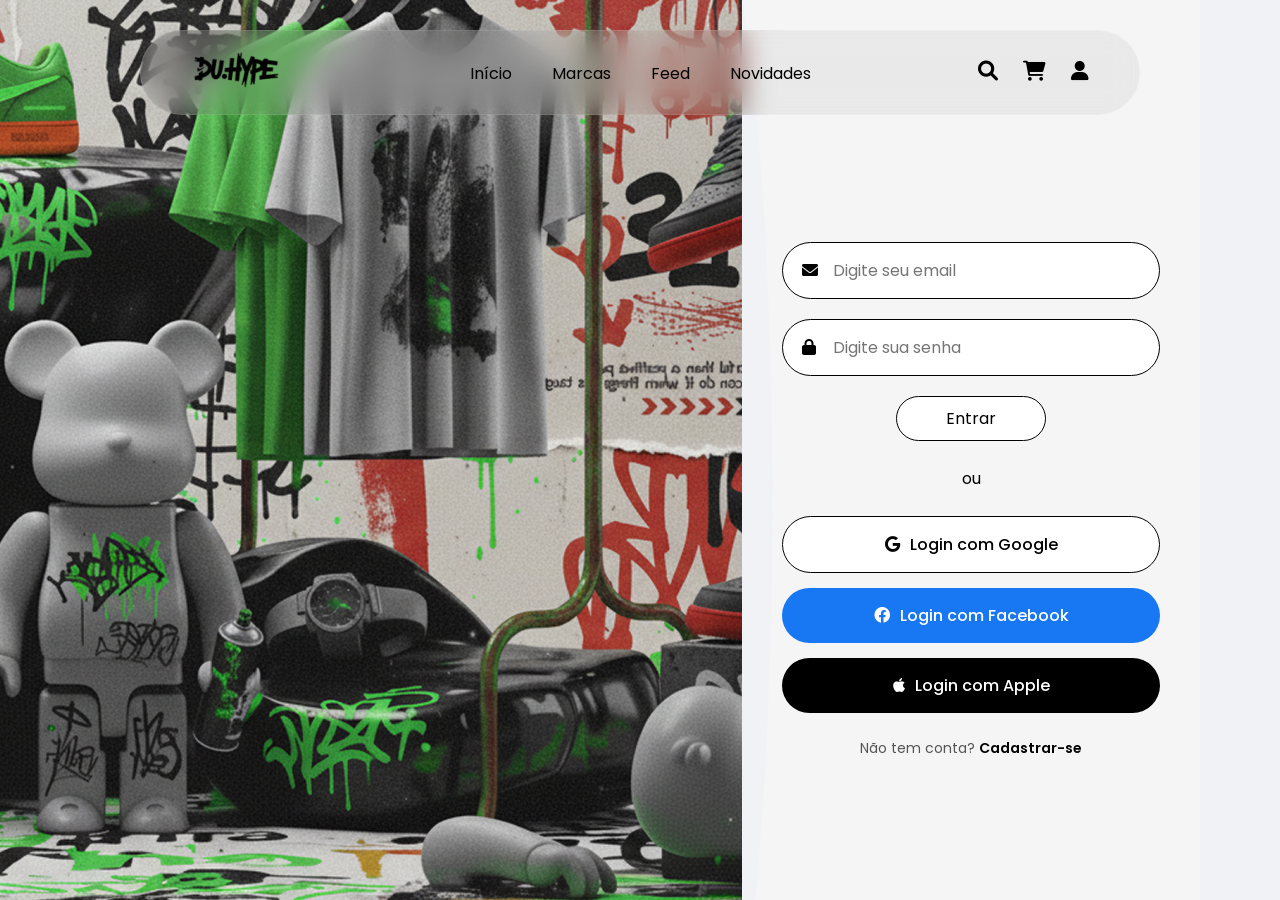
<file: DU.Hype/src/pages/login/index.html>
<!DOCTYPE html>
<html lang="pt-br">
<head>
  <meta charset="UTF-8">
  <meta name="viewport" content="width=device-width, initial-scale=1.0">
  <title>Página de Login</title>
  <link rel="stylesheet" href="style.css">
  <link rel="stylesheet" href="https://cdnjs.cloudflare.com/ajax/libs/font-awesome/6.0.0-beta3/css/all.min.css">
</head>
<body>

  <div class="header-container">
    <header class="header">
      <div class="logo">
        <img src="/DU.Hype/src/assets/Images/LogoDu.Hype.svg" alt="Logo duhype">
      </div>
      <nav class="nav">
        <a href="/DU.Hype/index.html">Início</a>
        <a href="/DU.Hype/src/pages/marcas/index.html">Marcas</a>
        <a href="/DU.Hype/src/pages/fedd/index.html">Feed</a>
        <a href="/DU.Hype/src/pages/novidades/index.html">Novidades</a>
      </nav>
      <div class="icons">
        <a href="/DU.Hype/src/pages/fedd/index.html"><i class="fas fa-search"></i></a>
        <a href="/DU.Hype/src/pages/carrinho/index.html"><i class="fas fa-shopping-cart"></i></a>
        <a href="/DU.Hype/src/pages/cadastro/index.html"><i class="fas fa-user"></i></a>
      </div>
    </header>
  </div>

  <main class="main-content">
    <div class="left-section">
      <!-- A imagem de fundo é definida no CSS -->
    </div>

    <div class="curved-shape">
      <svg viewBox="0 0 100 100" preserveAspectRatio="none">
        <path d="M 0,0 L 100,0 C 100,50 80,100 0,100 Z" fill="#fff"/>
      </svg>
    </div>

    <div class="right-section">
      <div class="login-container">
        <form class="login-form" id="loginForm">
          <div class="input-group">
            <i class="fas fa-envelope"></i>
            <input type="email" id="email" placeholder="Digite seu email" required>
          </div>
          <div class="input-group">
            <i class="fas fa-lock"></i>
            <input type="password" id="senha" placeholder="Digite sua senha" required>
          </div>
          <button class="botao-entrar">Entrar</button>
        </form>

        <p class="or-separator">ou</p>

        <div class="social-login">
          <a href="https://accounts.google.com" target="_blank" rel="noopener noreferrer" class="link-sem-sublinhado">
            <button class="social-btn google">
              <i class="fab fa-google"></i>Login com Google
            </button>
          </a>
          <a href="https://www.facebook.com" target="_blank" rel="noopener noreferrer" class="link-sem-sublinhado">
            <button class="social-btn facebook">
              <i class="fab fa-facebook"></i> Login com Facebook
            </button>
          </a>
          <a href="https://appleid.apple.com" target="_blank" rel="noopener noreferrer" class="link-sem-sublinhado">
            <button class="social-btn apple">
              <i class="fab fa-apple"></i> Login com Apple
            </button>
          </a>
        </div>

        <div class="signup-link">
          Não tem conta? <a href="/DU.Hype/src/pages/cadastro/index.html" class="link-sem-sublinhado">Cadastrar-se</a>
        </div>
      </div>
    </div>
  </main>

  <script>
    // Login exclusivo de administrador
    const emailAdmin = "admin@duhype.com";
    const senhaAdmin = "senha123";

    document.getElementById("loginForm").addEventListener("submit", function(event) {
      event.preventDefault();

      const email = document.getElementById("email").value;
      const senha = document.getElementById("senha").value;

      if (email === emailAdmin && senha === senhaAdmin) {
        window.location.href = "/DU.Hype/página adm/index.html"; // Página de admin
      } else {
        window.location.href = "/DU.Hype/src/pages/feed/index.html"; // Página comum
      }
    });
        // Mostrar/Ocultar senha
      const toggleSenha = document.getElementById("toggleSenha");
      const senhaInput = document.getElementById("senha");

      toggleSenha.addEventListener("click", () => {
        const tipo = senhaInput.getAttribute("type") === "password" ? "text" : "password";
        senhaInput.setAttribute("type", tipo);
  
        // Troca o ícone (olho aberto <-> olho cortado)
        toggleSenha.classList.toggle("fa-eye-slash");
});


  </script>
</body>
</html>
</file>
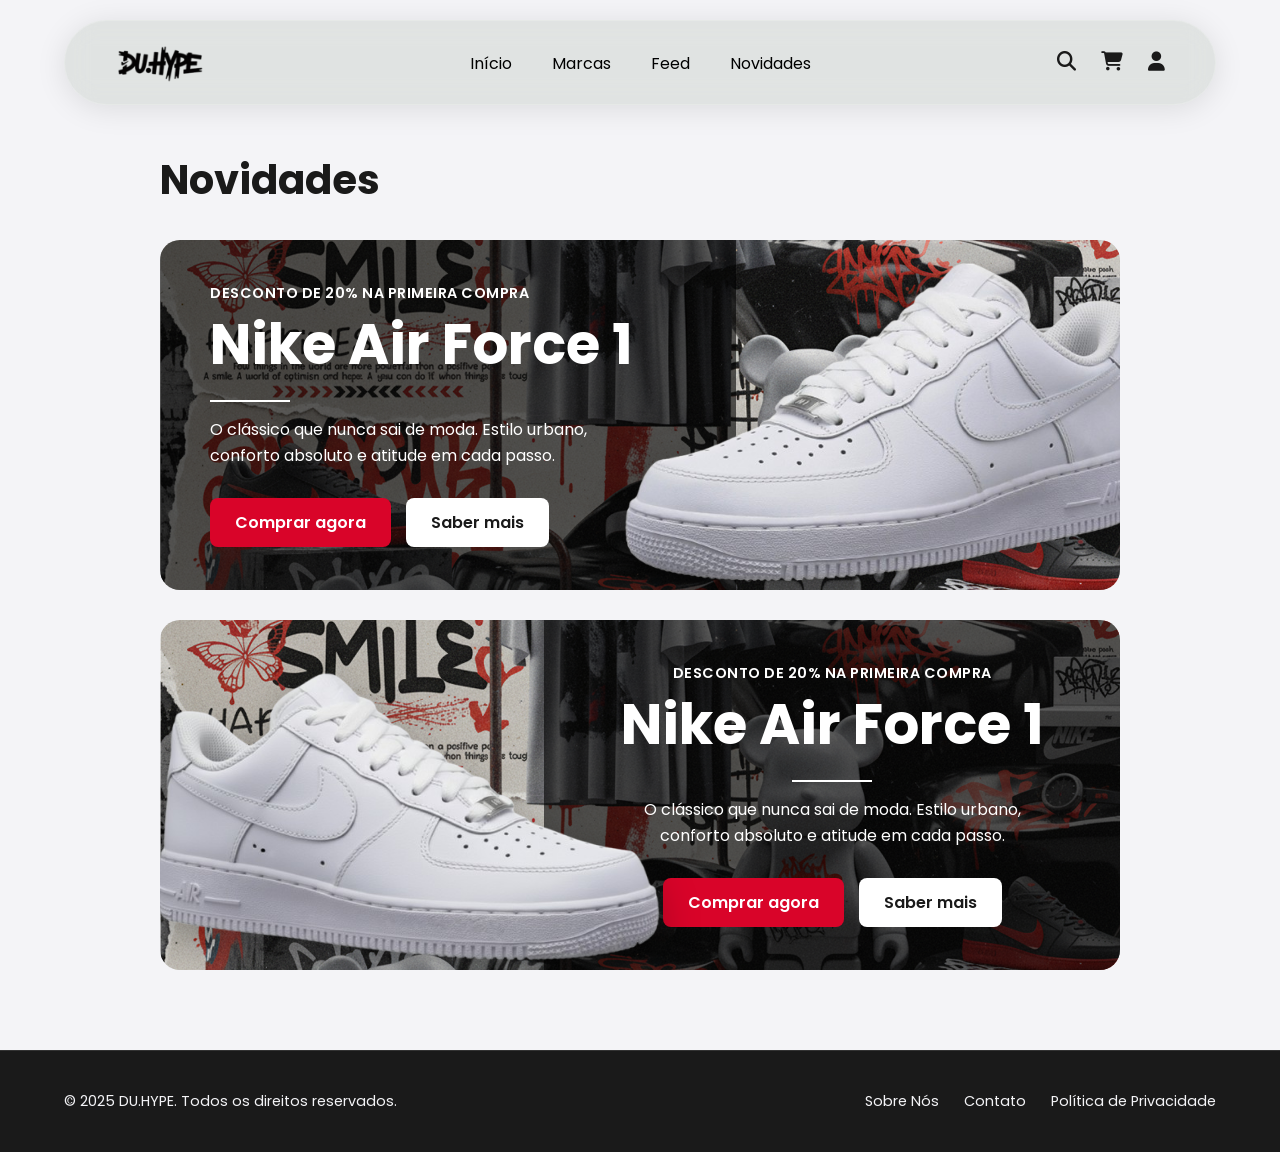
<file: DU.Hype/src/pages/novidades/index.html>
<!DOCTYPE html>
<html lang="pt-br">
<head>
    <meta charset="UTF-8">
    <meta name="viewport" content="width=device-width, initial-scale=1.0">
    <title>DU.HYPE - Novidades</title>
    
    <link rel="stylesheet" href="style.css">
    
    <link rel="stylesheet" href="https://cdnjs.cloudflare.com/ajax/libs/font-awesome/6.5.1/css/all.min.css">
    
    <link rel="preconnect" href="https://fonts.googleapis.com">
    <link rel="preconnect" href="https://fonts.gstatic.com" crossorigin>
    <link href="https://fonts.googleapis.com/css2?family=Poppins:wght@400;600;700&display=swap" rel="stylesheet">
</head>
<body>
  <div class="header-container">
    <header class="header">
      <div class="logo">
        <img src="/DU.Hype/src/assets/Images/LogoDu.Hype.svg" alt="Logo duhype">
      </div>
      <nav class="nav">
        <a href="/DU.Hype/index.html">Início</a>
        <a href="/DU.Hype/src/pages/marcas/index.html">Marcas</a>
        <a href="/DU.Hype/src/pages/fedd/index.html">Feed</a>
        <a href="/DU.Hype/src/pages/novidades/index.html">Novidades</a>
      </nav>
      <div class="icons">
        <a href="/DU.Hype/src/pages/fedd/index.html"><i class="fas fa-search"></i></a>
        <a href="/DU.Hype/src/pages/carrinho/index.html"><i class="fas fa-shopping-cart"></i></a>
        <a href="/DU.Hype/src/pages/cadastro/index.html"><i class="fas fa-user"></i></a>
      </div>
    </header>
  </div>

    <main class="content">
        <h1>Novidades</h1>

        <section class="promo-section">
            <article class="promo-banner">
                <div class="promo-text">
                    <p class="discount-tag">DESCONTO DE 20% NA PRIMEIRA COMPRA</p>
                    <h2>Nike Air Force 1</h2>
                    <hr>
                    <p class="description">
                        O clássico que nunca sai de moda. Estilo urbano,
                        conforto absoluto e atitude em cada passo.
                    </p>
                    <div class="promo-buttons">
                        <a href="/DU.Hype/src/pages/carrinho/index.html" class="btn btn-primary">Comprar agora</a>
                        <a href="/DU.Hype/src/pages/marcas/index.html" class="btn btn-secondary">Saber mais</a>
                    </div>
                </div>
                <img src="/DU.Hype/src/assets/Images/novidaeTenis1-removebg-preview.png" alt="Tênis Nike Air Force 1 Branco" class="promo-shoe-img">
            </article>

            <article class="promo-banner banner--reversed">
                <div class="promo-text">
                    <p class="discount-tag">DESCONTO DE 20% NA PRIMEIRA COMPRA</p>
                    <h2>Nike Air Force 1</h2>
                    <hr>
                    <p class="description">
                        O clássico que nunca sai de moda. Estilo urbano,
                        conforto absoluto e atitude em cada passo.
                    </p>
                    <div class="promo-buttons">
                        <a href="/DU.Hype/src/pages/carrinho/index.html" class="btn btn-primary">Comprar agora</a>
                        <a href="/DU.Hype/src/pages/marcas/index.html" class="btn btn-secondary">Saber mais</a>
                    </div>
                </div>
                <img src="/DU.Hype/src/assets/Images/tenissemfundo_direita.png" alt="Tênis Nike Air Force 1 Branco" class="promo-shoe-img">
            </article>
        </section>
    </main>

    <footer class="site-footer">
        <div class="footer-container">
            <p>&copy; 2025 DU.HYPE. Todos os direitos reservados.</p>
            <div class="footer-links">
                <a href="#">Sobre Nós</a>
                <a href="#">Contato</a>
                <a href="#">Política de Privacidade</a>
            </div>
        </div>
    </footer>

</body>
</html>
</file>
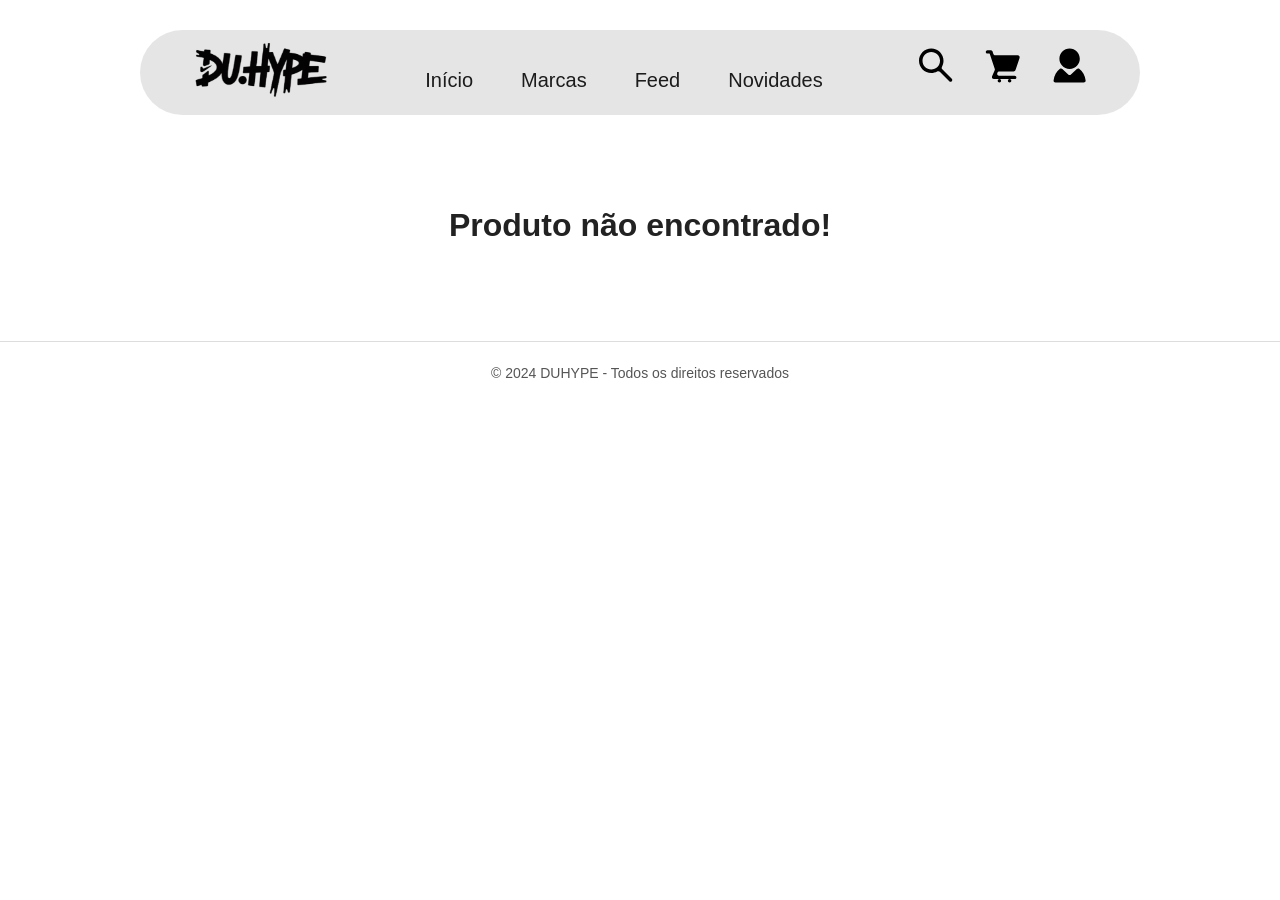
<file: DU.Hype/src/pages/produto Individual/index.html>
<!DOCTYPE html>
<html lang="pt-br">
<head>
  <meta charset="UTF-8">
  <meta name="viewport" content="width=device-width, initial-scale=1.0">
  <title>Produto - DUHYPE</title>
  
  <link rel="stylesheet" href="/DU.Hype/src/assets/styles/styles.css"> 
  <link rel="stylesheet" href="style.css"> 
</head>
<body>

  <header class="main-header">
      <div class="header-container">
          <a href="/DU.Hype/index.html" class="logo">
              <img src="/DU.Hype/src/assets/Images/LogoDu.Hype.svg" alt="Logo DUHYPE">
          </a>
          <nav class="main-nav">
              <ul>
                  <li><a href="/DU.Hype/index.html">Início</a></li>
                  <li><a href="/DU.Hype/src/pages/marcas/index.html">Marcas</a></li>
                  <li><a href="/DU.Hype/src/pages/fedd/index.html">Feed</a></li>
                  <li><a href="/DU.Hype/src/pages/novidades/index.html">Novidades</a></li>
              </ul>
          </nav>
          <div class="header-icons">
              <a href="#" aria-label="Pesquisar"><img src="/DU.Hype/src/assets/Images/Search.svg" alt=""></a>
              <a href="/DU.Hype/src/pages/carrinho/index.html" aria-label="Carrinho"><img src="/DU.Hype/src/assets/Images/Cart.svg" alt=""></a>
              <a href="/DU.Hype/src/pages/cadastro/index.html" aria-label="Perfil do usuário"><img src="/DU.Hype/src/assets/Images/Account.svg" alt=""></a>
          </div>
      </div>
  </header>

  <main>
    <section class="produto">
      <div class="galeria">
        <div id="thumbs-container" class="thumbs">
          </div>
        <div class="imagem-principal">
          <img id="imagem-principal-produto" src="" alt="Tênis principal">
        </div>
      </div>

      <div class="detalhes">
        <p id="marca-produto" class="marca-produto-individual">MARCA</p> <h2 id="nome-produto">Nome do Produto</h2>
        <div class="avaliacao">★★★★☆ (45 avaliações)</div>
        <p id="preco-produto" class="preco">R$ 0,00</p>

        <div class="tamanhos">
          <button class="size">38</button>
          <button class="size ativo">40</button>
          <button class="size">41</button>
          <button class="size">42</button>
        </div>

        <a href="/DU.Hype/src/pages/carrinho/index.html"><button id="comprarBtn" class="comprar">COMPRAR</button></a>
      </div>
    </section>

    <section class="caracteristicas">
      <h3>Características</h3>
      <p id="descricao-produto">
        A descrição do produto será carregada aqui...
      </p>
    </section>

    </main>

  <footer>
    <p>© 2024 DUHYPE - Todos os direitos reservados</p>
  </footer>

  <script src="/DU.Hype/src/assets/js/produtos.js"></script>

  <script>
    // --- LÓGICA DINÂMICA PARA PREENCHER A PÁGINA ---
    window.addEventListener('load', function() {
        const params = new URLSearchParams(window.location.search);
        const produtoId = params.get('id');
        
        // Verifica se a lista de produtos existe antes de continuar
        if (typeof produtos === 'undefined') {
            console.error("Erro: O arquivo produtos.js não foi encontrado ou está com erro.");
            document.querySelector('main').innerHTML = '<h1 style="text-align:center; padding: 50px;">Erro ao carregar dados dos produtos.</h1>';
            return;
        }

        const produto = produtos.find(p => p.id == produtoId);

        if (produto) {
            // Pega os elementos do HTML pelos IDs que adicionamos
            const imagemPrincipalEl = document.getElementById('imagem-principal-produto');
            const thumbsContainerEl = document.getElementById('thumbs-container');
            const marcaEl = document.getElementById('marca-produto');
            const nomeEl = document.getElementById('nome-produto');
            const precoEl = document.getElementById('preco-produto');
            const descricaoEl = document.getElementById('descricao-produto');

            // Preenche os elementos com os dados do produto
            document.title = produto.nome + " - DUHYPE";
            imagemPrincipalEl.src = produto.imagem_principal;
            imagemPrincipalEl.alt = produto.nome;
            marcaEl.textContent = produto.marca;
            nomeEl.textContent = produto.nome;
            precoEl.textContent = produto.preco;
            descricaoEl.textContent = produto.descricao;

            // Limpa e cria as fotos pequenas (thumbnails)
            thumbsContainerEl.innerHTML = '';
            produto.imagens_thumb.forEach(thumbSrc => {
                const img = document.createElement('img');
                img.src = thumbSrc;
                img.addEventListener('click', function() {
                    imagemPrincipalEl.src = thumbSrc;
                });
                thumbsContainerEl.appendChild(img);
            });

        } else {
            document.querySelector('main').innerHTML = '<h1 style="text-align:center; padding: 50px;">Produto não encontrado!</h1>';
        }
    });

    // --- SCRIPT ANTIGO PARA SELEÇÃO DE TAMANHO ---
    const sizeButtons = document.querySelectorAll(".size");
    sizeButtons.forEach(btn => {
      btn.addEventListener("click", () => {
        sizeButtons.forEach(b => b.classList.remove("ativo"));
        btn.classList.add("ativo");
      });
    });
  </script>
</body>
</html>
</file>
<file: DU.Hype/src/assets/styles/styles.css>
* {
    margin: 0;
    padding: 0;
    box-sizing: border-box;
}

body {
    font-family: 'Poppins', sans-serif;
    background-color: #ffffff;
    color: #1a1a1a;
}

/* -------------------------
   HEADER
------------------------- */
/* --- HEADER / NAVBAR --- */
.header {
  /* Largura e Centralização */
  width: 90%;
  max-width: 1200px; /* Impede que fique largo demais em telas grandes */
  margin: 20px auto 0 auto; /* 20px no topo, e centralizado horizontalmente */
  
  /* Posição Flutuante */
  position: fixed; /* Fica fixo no topo da tela, mesmo com scroll */
  top: 0;
  left: 0;
  right: 0;
  z-index: 1000; /* Garante que fique acima de outros elementos */

  /* Estilo Glassmorphism */
  height: 85px;
  background-color: rgba(0, 0, 0, 0.25); /* Tom de vidro cinza */
  backdrop-filter: blur(15px);
  -webkit-backdrop-filter: blur(15px);
  border-radius: 50px;
  border: 1px solid rgba(255, 255, 255, 0.2);
  box-shadow: 0 4px 30px rgba(0, 0, 0, 0.1);

  /* Layout Interno */
  display: flex;
  justify-content: space-between;
  align-items: center;
  padding: 0 50px;
}

.logo img {
  height: 40px;
  width: auto;
}

.main-nav ul {
  display: flex;
  gap: 48px;
  list-style: none;
  margin: 0; /* Remove margem padrão da lista */
}

.main-nav a {
  font-size: 20px;
  font-weight: 500;
  color: #1C1C1C;
  text-decoration: none;
  transition: color 0.3s ease;
}


.main-nav a:hover {
  color: white;
}

.header-icons {
  display: flex;
  gap: 25px;
}

.header-icons a {
  font-size: 24px; /* Ajustei o tamanho para ficar mais proporcional */
  color: black;
  transition: color 0.3s ease;
}

.header-icons a:hover {
  color: black;
}

/* --- AJUSTE DO CONTEÚDO PRINCIPAL --- */
main {
  padding-top: 150px; /* Aumenta o espaço no topo para o header não cobrir o conteúdo */
}


/* -------------------------
   SEÇÃO HERO (BANNER)
------------------------- */
.hero-section {
    margin: 30px 140px;
    border-radius: 50px;
    position: relative;
    height: 35vw;
    display: flex;
    align-items: center;
    padding: 0 95px;
    color: #F1F1F1;
    overflow: hidden;
}

.hero-section .carousel {
    position: absolute;
    top: 0;
    left: 0;
    width: 100%;
    height: 100%;
    z-index: 1;
    /* Camada de trás */
}

.hero-section .carousel-inner,
.hero-section .carousel-item {
    height: 100%;
}

.hero-section .carousel-item img {
    height: 100%;
    width: 100%;
    object-fit: cover;
}

.hero-content {
    position: relative;
    z-index: 3;
    max-width: 790px;
    text-shadow: 2px 2px 4px rgba(90, 90, 90, 0.5);
}

.hero-subtitle {
    font-size: 30px;
    font-weight: 400;
    letter-spacing: 10%;
}

.hero-title {
    font-size: 64px;
    font-weight: 700;
    line-height: 1;
    margin-top: 12px;
}

.hero-description {
    font-size: 25px;
    line-height: 30px;
    max-width: 700px;
}

.hero-buttons {
    display: flex;
    gap: 16px;
}

/* Botões gerais */
.btn {
    padding: 10px 32px;
    border-radius: 40px;
    font-weight: 600;
    font-size: 24px;
    text-transform: uppercase;
    transition: all 0.3s ease;
    border: 2px solid transparent;
    cursor: pointer;
    box-shadow: #1c1c1c1f 0px 0px 4px, #1c1c1c1f 0px 0px 4px;
}

/* Efeito ao clicar (diminuir) */
.btn:active {
    transform: scale(0.95);
    /* Efeito de pressionar */
}

/* Botão primário */
.btn-primary {
    background-color: #D70004;
    color: #f1f1f1;
}

.btn-primary:hover {
    background-color: #F1F1F1;
    color: #1C1C1C;
    border-color: transparent;
}

/* Botão secundário */
.btn-secondary {
    background-color: #F1F1F1;
    color: #1C1C1C;
}

.btn-secondary:hover {
    background-color: transparent;
    color: #f1f1f1;
    border: 2px solid #f1f1f1;
}

/* Indicadores personalizados */
.carousel-indicators-custom {
    position: absolute;
    left: 50%;
    bottom: 10px;
    transform: translateX(-50%);
    margin: 0;
    width: auto;
    display: flex;
    gap: 18px;
    align-items: center;
    z-index: 3;
    /* Camada da frente */
}

.indicator-dot {
    height: 7px;
    width: 18px;
    background-color: #1c1c1c;
    border-radius: 23px;
    transition: all 0.3s ease;
}

.indicator-dot.active {
    width: 48px;
    background-color: #D70004;
}

/* -------------------------
   SEÇÃO DE PRODUTOS
------------------------- */
.product-showcase {
    max-width: 1920px;
    margin: 70px 95px;
    padding: 0 50px;
}

.section-title {
    font-size: 40px;
    font-weight: 600;
    margin-bottom: 35px;
    text-align: left;
}

/* Grid limitado a 3 colunas; cada coluna tem no mínimo 300px */
.product-grid {
    display: grid;
    grid-template-columns: repeat(3, minmax(300px, 1fr));
    gap: 35px;
}

/* Cards ocupam 100% da célula do grid (removendo fit-content que forçava tamanhos inconsistentes) */
.product-card {
    background-color: transparent;
    border: 1px solid #1c1c1c;
    border-radius: 30px;
    padding: 30px;
    display: flex;
    flex-direction: column;
    transition: transform 0.3s ease, box-shadow 0.3s ease;
    width: 100%;
}

/* Responsivo: 2 colunas em telas médias, 1 coluna em telas pequenas */
@media (max-width: 980px) {
    .product-grid {
        grid-template-columns: repeat(2, minmax(200px, 1fr));
    }
}

@media (max-width: 560px) {
    .product-grid {
        grid-template-columns: 1fr;
    }
}

.product-card:hover {
    transform: translateY(-5px);
    box-shadow: 0 2px 5px rgba(0, 0, 0, 0.566);
}

.product-image-container {
    margin-bottom: 30px;
}

.product-image-container img {
    width: 100%;
    height: auto;
    object-fit: contain;
}

.product-brand {
    font-size: 18px;
    color: #f1f1f1;
    max-width: fit-content;
    background-color: #1C1C1C;
    padding: 10px 20px;
    font-weight: 600;
    margin-bottom: 10px;
    border-radius: 100px;
    text-transform: uppercase;
}

.product-name {
    font-size: 24px;
    font-weight: 600;
    color: #1a1a1a;
    line-height: 1;
    margin-bottom: 20px;
}

.product-price {
    font-size: 28px;
    font-weight: 500;
    margin-bottom: 0;
}

.product-actions {
    display: flex;
    gap: 10px;
    align-items: center;
    height: 50px;
}

.product-footer {
    display: flex;
    justify-content: space-between;
    align-items: center;
    gap: 16px;
    height: 50px;
    margin-top: 20px;
}

/* Ajuste para ter altura idêntica entre cart e buy */
.cart-btn,
.buy-btn {
    border: none;
    border-radius: 100px;
    font-weight: 600;
    cursor: pointer;
    display: flex;
    align-items: center;
    justify-content: center;
    height: 50px;           /* mesma altura do container/product-actions */
    padding: 0 30px;        /* padding vertical zero já que a altura é fixa */
    color: #ffffff;
    font-size: 18px;        /* mesma fonte para aparência consistente */
    box-sizing: border-box;
}

.cart-btn {
    background-color: #1C1C1C;
    max-width: fit-content;
}

.buy-btn {
    background-color: #1C1C1C;
    max-width: fit-content;
    /* removido max-height e padding vertical diferente */
}

.cart-btn:hover,
.buy-btn:hover {
    background-color: #444444;
}
</file>
<file: página adm/style.css>
@import url('https://fonts.googleapis.com/css2?family=Poppins:wght@400;500;600&display=swap');

/* --- Reset Básico e Estilos Globais --- */
* {
    margin: 0;
    padding: 0;
    box-sizing: border-box;
    font-family: 'Poppins', sans-serif;
}

body {
    display: flex;
    justify-content: center;
    align-items: center;
    min-height: 100vh;
    background-color: #f0f2f5;
}

/* --- Container Principal --- */
.login-container {
    display: flex;
    width: 900px;
    max-width: 90%;
    height: 600px;
    background-color: #fff;
    border-radius: 20px;
    box-shadow: 0 10px 30px rgba(0, 0, 0, 0.1);
    overflow: hidden; /* Para as bordas arredondadas funcionarem com a imagem */
}

/* --- Lado da Imagem (Esquerda) com as Alterações --- */
.left-side {
    flex: 1;
    display: flex;
    justify-content: center;
    align-items: center;
    background-color: #f8f9fa; /* Fundo cinza claro, caso a imagem não carregue */
    padding: 0; /* Remove padding para a imagem preencher o espaço */
}

.left-side img {
    width: 100%;  /* Garante que a imagem ocupe 100% da largura do seu container */
    height: 100%; /* Garante que a imagem ocupe 100% da altura do seu container */
    object-fit: cover; /* ESSA É A PROPRIEDADE CHAVE: ela faz a imagem preencher o espaço, cortando as bordas se necessário, mas SEM ESTICAR */
    display: block; /* Remove possíveis espaços extras abaixo da imagem */
}

/* --- Lado do Formulário (Direita) --- */
.right-side {
    flex: 1;
    display: flex;
    justify-content: center;
    align-items: center;
    padding: 40px;
}

.form-wrapper {
    width: 100%;
    max-width: 320px;
    text-align: center;
}

h2 {
    font-size: 1.8rem;
    font-weight: 700;
    margin-bottom: 30px;
    color: #212529;
}

/* --- Campos de Input --- */
.input-box {
    position: relative;
    margin-bottom: 20px;
}

.input-box input {
    width: 100%;
    padding: 12px 20px 12px 45px;
    border: 1px solid #ced4da;
    border-radius: 30px; /* Bordas totalmente arredondadas */
    font-size: 1rem;
    outline: none;
    transition: border-color 0.3s;
}

.input-box input:focus {
    border-color: #212529;
}

.input-box i {
    position: absolute;
    left: 18px;
    top: 50%;
    transform: translateY(-50%);
    color: #6c757d;
}

/* --- Botão Principal --- */
.btn {
    width: 100%;
    padding: 12px;
    background-color: #212529;
    color: #fff;
    border: none;
    border-radius: 30px;
    font-size: 1.1rem;
    font-weight: 600;
    cursor: pointer;
    transition: background-color 0.3s, transform 0.2s;
    margin-top: 10px;
}

.btn:hover {
    background-color: #343a40;
    transform: translateY(-2px);
}

/* --- Separador "ou entre com" --- */
.separator, .register {
    margin: 25px 0;
    color: #6c757d;
    font-size: 0.9rem;
}

/* --- Login Social --- */
.social-login {
    display: flex;
    justify-content: center;
    gap: 20px;
    margin-bottom: 25px;
}

.social-icon {
    display: inline-flex;
    justify-content: center;
    align-items: center;
    width: 45px;
    height: 45px;
    border-radius: 50%;
    border: 1px solid #ced4da;
    color: #6c757d;
    font-size: 1.5rem;
    text-decoration: none;
    transition: background-color 0.3s, color 0.3s;
}

.social-icon:hover {
    background-color: #e9ecef;
    color: #212529;
}

/* --- Link de Cadastro --- */
.register a {
    color: #212529;
    font-weight: 600;
    text-decoration: none;
}

.register a:hover {
    text-decoration: underline;
}

/* --- Responsividade --- */
@media (max-width: 768px) {
    .login-container {
        flex-direction: column;
        width: 100%;
        height: auto;
        max-width: 400px;
        margin: 20px;
    }

    .left-side {
        display: none; /* Esconde a imagem em telas pequenas para focar no formulário */
    }

    .right-side {
        padding: 30px;
    }
}
</file>
<file: DU.Hype/src/pages/cadastro/style.css>
/* --- Reset Básico e Estilos Globais --- */
* {
    margin: 0;
    padding: 0;
    box-sizing: border-box;
}

body {
    font-family: 'Poppins', sans-serif;
    height: 100vh;
    width: 100vw;
    overflow: hidden; /* Evita barras de rolagem */
    position: relative;
    
}

/* --- Header Flutuante (Glassmorphism) --- */
.header-container {
    /* Centraliza o container na página e adiciona margem no topo */
    width: calc(100% - 280px); 
    position: absolute;
    top: 30px;
    left: 50%;
    transform: translateX(-50%);
    width: calc(100% - 280px);
    z-index: 10;
    max-width: 1640px;
}

.header {
    width: 100%;
    height: 85px;
    
    /* Efeito de vidro (Glassmorphism) */
    background-color: rgba(168, 168, 168, 0.15);
    backdrop-filter: blur(15px);
    -webkit-backdrop-filter: blur(15px);
    
    border-radius: 172px; /* Super arredondado */
    border: 1px solid rgba(255, 255, 255, 0.1);
    
    /* Layout interno */
    display: flex;
    justify-content: space-between;
    align-items: center;
    padding: 0 50px;
    
    /* Referência para a centralização dos links de navegação */
    position: relative;
}
.logo img {
    height: 40px;
    width: auto;
}


.nav {
    /* Centraliza os links perfeitamente dentro do header */
    position: absolute;
    top: 50%;
    left: 50%;
    transform: translate(-50%, -50%);

    display: flex;
    gap: 40px; /* Espaço entre os links */
}

.nav a {
    color: black;
    text-decoration: none;
    font-size: 16px;
    transition: color 0.3s;
}
.nav a:hover {
    color: #ccc;
}

.icons {
    display: flex;
    gap: 25px; /* Espaço entre os ícones */
}


.icons i {
    color: black;
    font-size: 20px;
    cursor: pointer;
}

/* --- Layout Principal --- */
.main-content {
    display: grid;
    grid-template-columns: 45% 55%; /* Divisão: 45% para o form, 55% para a imagem */
    height: 100vh;
}

/* --- Seção do Formulário (Esquerda) --- */
.form-section {
    background: #f5f5f5; /* Trocado de #fff para um cinza-azulado claro */
    display: flex;
    justify-content: center;
    align-items: center;
    padding: 40px;
    border-top-right-radius: 150px; /* A CURVA! */
}

.login-container {
    width: 100%;
    max-width: 380px;
    text-align: center;
}

.form-title {
    font-size: 28px;
    font-weight: 700;
    margin-bottom: 40px;
    text-align: left;
}

.input-group {
    position: relative;
    margin-bottom: 20px;
}

.input-group i {
    position: absolute;
    left: 20px; /* Pequeno ajuste no espaçamento */
    top: 50%;
    transform: translateY(-50%);
    color: black; /* Ícone mais escuro */
}

.input-group input {
    width: 100%;
    padding: 18px 20px 18px 50px; /* Ajuste no padding */
    background-color: #fff; /* Fundo branco */
    border: 1px solid #dcdce1; /* Borda cinza sutil */
    border-radius: 30px;
    font-size: 1rem;
    color: #000; /* Cor do texto digitado */
    border-color: #000;
}

.or-separator {
    display: flex;
    align-items: center;
    text-align: center;
    color: #aaa;
    margin: 30px 0;
}

.or-separator::before, .or-separator::after {
    content: '';
    flex: 1;
    border-bottom: 1px solid #e0e0e0;
}

.or-separator span {
    padding: 0 15px;
    color: #000;
}

.social-login {
    display: flex;
    flex-direction: column;
    gap: 15px;
    
    
    
}

.social-btn {
    width: 100%;
    padding: 16px;
    border-radius: 30px;
    font-size: 1rem;
    font-weight: 500;
    cursor: pointer;
    display: flex;
    align-items: center;
    justify-content: center;
    gap: 12px;
    transition: opacity 0.3s;
    border: 1px solid black;
    text-decoration: none;
    
    
}

.social-btn.google { 
    background-color: #fff; 
    color: black; 
    border-color: #000;
    
}

.social-login a {
    text-decoration: none;
}

.social-btn.facebook { 
    background-color: #1877F2; 
    color: #fff; 
    border-color: #000 
}

.social-btn.apple { 
    background-color: #000;
    color: #fff; 
    border-color: black;

}

.signup-link {
    margin-top: 30px;
    color: #888;
    font-size: 0.9rem;
}

.signup-link a {
    color: #000;
    font-weight: 700;
    text-decoration: none;
}

/* --- Seção da Imagem (Direita) --- */
.image-section {
    /* ATENÇÃO: Coloque o caminho para sua imagem de fundo aqui */
    background-image: url('/DU.Hype/src/assets/Images/imamgem_fundo2.jpg');
    background-size: cover;
    background-position: center;
}
</file>
<file: DU.Hype/src/assets/styles/carrinho.css>
/* -------------------------
   PÁGINA DO CARRINHO
------------------------- */

* {
    margin: 0;
    padding: 0;
    box-sizing: border-box;
}

body {
    font-family: 'Poppins', sans-serif;
    background-color: #ffffff;
    color: #1a1a1a;
}


/* -------------------------
   HEADER
------------------------- */
.main-header {
    position: fixed;
    top: 30px;
    left: 140px;
    right: 140px;
    max-width: 1920px;
    margin: 0 auto;
    z-index: 1000;
    height: 85px;
    padding-left: 50px;
    padding-right: 50px;
    background-color: rgba(168, 168, 168, 0.3);
    border-radius: 100px;
    backdrop-filter: blur(5px);
    -webkit-backdrop-filter: blur(5px);
}

.header-container {
    display: flex;
    justify-content: space-between;
    align-items: center;
    height: 100%;
    width: 100%;
}

.logo img {
    height: 40px;
    width: auto;
}

.main-nav ul {
    display: flex;
    gap: 48px;
    list-style: none;
    padding-top: 15px;
}

.main-nav a {
    font-size: 20px;
    font-weight: 500;
    color: #1C1C1C;
    text-decoration: none;
    transition: color 0.3s ease;
}

.main-nav a.active,
.main-nav a:hover {
    color: #D70004;
    text-decoration: none; /* Adicione esta linha */
}

.header-icons {
    display: flex;
    gap: 25px;
}

.header-icons a {
    font-size: 28px;
    color: #1C1C1C;
    transition: color 0.3s ease;
}

.header-icons a:hover {
    color: #D70004;
}


/* Container principal da página */
.cart-page-container {
    max-width: 1920px; 
    margin: 0 auto; 
    padding: 150px 140px 50px 140px; 
}

.cart-title {
    font-size: 40px;
    font-weight: 600;
    margin-bottom: 30px;
}

/* Layout de 2 colunas */
.cart-layout {
    display: grid;
    grid-template-columns: 2fr 1fr; /* Coluna da esquerda é 2x maior que a da direita */
    gap: 100px; /* Espaço entre as colunas */
    align-items: flex-start;
}

/* --- Coluna da Esquerda: Lista de Itens --- */
.cart-items-list {
    display: flex;
    flex-direction: column;
    gap: 20px;
}

.cart-item-card {
    display: flex;
    align-items: center;
    gap: 30px;
    padding: 25px;
    border: 1px solid #1c1c1c;
    border-radius: 24px;
}

.item-image {
    width: 120px;
    height: auto;
    object-fit: cover;
    border-radius: 16px;
}

.item-details {
    flex-grow: 1; /* Ocupa o espaço restante */
}

.item-brand {
    background-color: #1C1C1C;
    color: #fff;
    padding: 10px 20px;
    border-radius: 50px;
    font-size: 13px;
    font-weight: 600;
    text-transform: uppercase;
}

.item-name {
    font-size: 24px;
    font-weight: 700;
    margin: 10px 0;
}

.item-size {
    font-size: 20px;
    color: #555;
    display: flex;
    align-items: center;
    gap: 8px;
}

.size-tag {
    background-color: #1C1C1C;
    color: #fff;
    padding: 10px 20px;
    font-weight: 600;
    border-radius: 50px;
    display: inline-flex;
    align-items: center;
    justify-content: center;
}

.item-price-section {
    text-align: right;
}

.item-price {
    font-size: 24px;
    font-weight: 600;
    display: block;
}

.remove-button {
    background: none;
    border: none;
    color: #888;
    text-decoration: underline;
    cursor: pointer;
    font-size: 14px;
    margin-top: 10px;
    padding: 0;
}

/* --- Coluna da Direita: Resumo --- */
.order-summary-sidebar {
    position: sticky; /* Fica fixo ao rolar a página */
    top: 150px; /* Distância do topo para começar a 'grudar' */
    display: flex;
    flex-direction: column;
    gap: 25px;
}

.summary-card {
    border: 1px solid #E0E0E0;
    background-color: #F9F9F9;
    border-radius: 25px;
    padding: 25px;
}

.summary-card h2 {
    font-size: 22px;
    font-weight: 600;
    margin-bottom: 8px;
}

.summary-card > p {
    color: #555;
    margin-bottom: 20px;
}

.summary-subtitle {
    font-weight: 500;
    color: #333;
    margin-bottom: 15px !important;
}

.summary-item {
    display: flex;
    align-items: center;
    gap: 15px;
}

.summary-item img {
    width: 60px;
    height: 60px;
    border-radius: 10px;
}

.summary-item-details {
    flex-grow: 1;
}

.summary-item-details p {
    font-weight: 500;
    margin: 0;
}

.size-tag-summary {
    background-color: #1C1C1C;
    color: #fff;
    font-weight: 500;
    font-size: 12px;
    width: 25px;
    height: 25px;
    border-radius: 50%;
    display: inline-flex;
    align-items: center;
    justify-content: center;
}

.summary-item-price {
    font-weight: 500;
}

.remove-button-summary {
    background: none;
    border: none;
    color: #888;
    text-decoration: underline;
    cursor: pointer;
    font-size: 13px;
    padding: 0;
    display: block; /* Para ocupar a linha inteira */
    text-align: right;
    margin-top: 5px;
}

.summary-divider {
    border: 0;
    border-top: 1px dashed #ccc;
    margin: 15px 0;
}

.summary-totals {
    margin: 20px 0;
}

.total-line {
    display: flex;
    justify-content: space-between;
    font-size: 16px;
    margin-bottom: 10px;
}

.total-line span:first-child {
    color: #555;
}

.total-line span:last-child {
    font-weight: 600;
}

.coupon-field {
    border: 2px dashed #ccc;
    border-radius: 15px;
    padding: 15px;
    text-align: center;
    color: #888;
    margin-bottom: 20px;
}

.coupon-field span {
    font-weight: 600;
    color: #555;
}

.btn-checkout {
    background-color: #1C1C1C;
    color: #fff;
    border: none;
    width: 100%;
    padding: 15px;
    border-radius: 30px;
    font-size: 16px;
    font-weight: 600;
    text-transform: uppercase;
    cursor: pointer;
    transition: background-color 0.3s ease;
}

.btn-checkout:hover {
    background-color: #444;
}

/* --- Responsividade para Telas Menores --- */
@media (max-width: 992px) {
    .cart-layout {
        grid-template-columns: 1fr; /* As colunas ficam uma sobre a outra */
    }
    
    .order-summary-sidebar {
        position: static; /* Remove o 'sticky' em telas menores */
    }
}
</file>
<file: DU.Hype/src/pages/fedd/src/assets/styles/styles.css>
* {
    margin: 0;
    padding: 0;
    box-sizing: border-box;
}

body {
    font-family: 'Poppins', sans-serif;
    background-color: #ffffff;
    color: #1a1a1a;
}

/* -------------------------
   HEADER
------------------------- */
.main-header {
    position: fixed;
    top: 30px;
    left: 140px;
    right: 140px;
    max-width: 1920px;
    margin: 0 auto;
    z-index: 1000;
    height: 85px;
    padding-left: 50px;
    padding-right: 50px;
    background-color: rgba(168, 168, 168, 0.3);
    border-radius: 100px;
    backdrop-filter: blur(5px);
    -webkit-backdrop-filter: blur(5px);
}

.header-container {
    display: flex;
    justify-content: space-between;
    align-items: center;
    height: 100%;
    width: 100%;
}

.logo img {
    height: 40px;
    width: auto;
}

.main-nav ul {
    display: flex;
    gap: 48px;
    list-style: none;
    padding-top: 15px;
}

.main-nav a {
    font-size: 20px;
    font-weight: 500;
    color: #1C1C1C;
    text-decoration: none;
    transition: color 0.3s ease;
}

.main-nav a.active,
.main-nav a:hover {
    color: #D70004;
}

.header-icons {
    display: flex;
    gap: 25px;
}

.header-icons a {
    font-size: 28px;
    color: #1C1C1C;
    transition: color 0.3s ease;
}

.header-icons a:hover {
    color: #D70004;
}

/* -------------------------
   CONTEÚDO PRINCIPAL
------------------------- */
main {
    padding-top: 120px;
}

/* -------------------------
   SEÇÃO HERO (BANNER)
------------------------- */
.hero-section {
    margin: 30px 140px;
    border-radius: 50px;
    position: relative;
    height: 35vw;
    display: flex;
    align-items: center;
    padding: 0 95px;
    color: #F1F1F1;
    overflow: hidden;
}

.hero-section .carousel {
    position: absolute;
    top: 0;
    left: 0;
    width: 100%;
    height: 100%;
    z-index: 1;
}

.hero-section .carousel-inner,
.hero-section .carousel-item {
    height: 100%;
}

.hero-section .carousel-item img {
    height: 100%;
    width: 100%;
    object-fit: cover;
}

.hero-content {
    position: relative;
    z-index: 3;
    max-width: 790px;
    text-shadow: 2px 2px 4px rgba(90, 90, 90, 0.5);
}

.hero-subtitle {
    font-size: 30px;
    font-weight: 400;
    letter-spacing: 10%;
}

.hero-title {
    font-size: 64px;
    font-weight: 700;
    line-height: 1;
    margin-top: 12px;
}

.hero-description {
    font-size: 25px;
    line-height: 30px;
    max-width: 700px;
}

.hero-buttons {
    display: flex;
    gap: 16px;
}

.btn {
    padding: 10px 32px;
    border-radius: 40px;
    font-weight: 600;
    font-size: 24px;
    text-transform: uppercase;
    transition: all 0.3s ease;
    border: 2px solid transparent;
    cursor: pointer;
    box-shadow: #1c1c1c1f 0px 0px 4px, #1c1c1c1f 0px 0px 4px;
}

.btn:active {
    transform: scale(0.95);
}

.btn-primary {
    background-color: #D70004;
    color: #f1f1f1;
}

.btn-primary:hover {
    background-color: #F1F1F1;
    color: #1C1C1C;
    border-color: transparent;
}

.btn-secondary {
    background-color: #F1F1F1;
    color: #1C1C1C;
}

.btn-secondary:hover {
    background-color: transparent;
    color: #f1f1f1;
    border: 2px solid #f1f1f1;
}

.carousel-indicators-custom {
    position: absolute;
    left: 50%;
    bottom: 10px;
    transform: translateX(-50%);
    margin: 0;
    width: auto;
    display: flex;
    gap: 18px;
    align-items: center;
    z-index: 3;
}

.indicator-dot {
    height: 7px;
    width: 18px;
    background-color: #1c1c1c;
    border-radius: 23px;
    transition: all 0.3s ease;
}

.indicator-dot.active {
    width: 48px;
    background-color: #D70004;
}

/* NOVO CSS - COPIE E COLE A PARTIR DAQUI */

/* -------------------------
   SEÇÃO DE PRODUTOS
------------------------- */
.product-showcase {
    max-width: 1200px; /* Limita a largura do conteúdo */
    margin: 70px auto; /* Centraliza a seção na página */
    padding: 0 20px;   /* Adiciona um respiro nas laterais */
}

.section-title {
    font-size: 36px;
    font-weight: 700;
    margin-bottom: 40px;
    text-align: left;
}

/* A grade de produtos - agora com 3 colunas */
.product-grid {
    display: grid;
    grid-template-columns: repeat(3, 1fr); /* Cria 3 colunas de larguras iguais */
    gap: 35px; /* Espaçamento entre os cards */
}

/* Link que envolve o card */
a.product-card-link {
    text-decoration: none;
    color: inherit;
}

/* O card do produto - a mágica do alinhamento acontece aqui! */
.product-card {
    background-color: #FFFFFF;
    border: 1px solid #EAEAEA; /* Borda cinza bem clara */
    border-radius: 24px;
    padding: 20px;
    display: flex; /* Essencial para o alinhamento interno */
    flex-direction: column; /* Organiza os itens em coluna */
    height: 100%; /* Garante que todos os cards na mesma linha tenham a mesma altura */
    transition: transform 0.3s ease, box-shadow 0.3s ease;
}

.product-card:hover {
    transform: translateY(-8px);
    box-shadow: 0 10px 25px rgba(0, 0, 0, 0.08); /* Sombra mais suave */
}

/* Container da imagem */
.product-image-container {
    background-color: #F7F7F7; /* Fundo cinza claro para a imagem */
    border-radius: 16px;
    padding: 20px;
    margin-bottom: 20px;
}

.product-image-container img {
    width: 100%;
    height: auto;
    aspect-ratio: 1 / 1; /* Garante que a imagem seja sempre quadrada */
    object-fit: contain;
}

/* Bloco de informações abaixo da imagem */
.product-info {
    display: flex;
    flex-direction: column;
    flex-grow: 1; /* Faz este bloco crescer e ocupar o espaço, empurrando o footer para baixo */
    text-align: left;
}

.product-brand {
    font-size: 13px;
    color: #FFFFFF;
    background-color: #1C1C1C;
    padding: 6px 14px;
    font-weight: 600;
    margin-bottom: 12px;
    border-radius: 100px;
    text-transform: uppercase;
    width: fit-content; /* Ocupa apenas a largura do texto */
}

.product-name {
    font-size: 18px;
    font-weight: 600;
    color: #1a1a1a;
    line-height: 1.4;
    margin-bottom: 12px;
}

/* O rodapé do card, com preço e botões */
.product-footer {
    display: flex;
    justify-content: space-between;
    align-items: center;
    gap: 16px;
    margin-top: auto; /* A MÁGICA! Empurra o rodapé para o fundo do card */
}

.product-price {
    font-size: 20px;
    font-weight: 600;
    color: #1C1C1C;
}

.product-actions {
    display: flex;
    gap: 10px;
}

.action-btn {
    background-color: #1C1C1C;
    color: #FFFFFF;
    border: none;
    border-radius: 100px;
    cursor: pointer;
    display: flex;
    align-items: center;
    justify-content: center;
    transition: background-color 0.2s ease;
    font-family: 'Poppins', sans-serif;
}

.action-btn:hover {
    background-color: #444;
}

.cart-btn {
    width: 48px;
    height: 48px;
    font-size: 16px;
}

.buy-btn {
    height: 48px; /* Altura igual ao botão do carrinho */
    padding: 0 24px; /* Apenas espaçamento lateral */
    font-size: 14px;
    font-weight: 600;
    text-transform: uppercase;
    letter-spacing: 0.5px;
}


/* --- SEÇÃO RESPONSIVA PARA TELAS MENORES --- */
@media (max-width: 992px) {
    .product-grid {
        grid-template-columns: repeat(2, 1fr); /* 2 colunas para tablets */
    }
}

@media (max-width: 576px) {
    .product-grid {
        grid-template-columns: 1fr; /* 1 coluna para celulares */
    }

    .product-showcase {
        margin: 50px auto;
        padding: 0 15px;
    }
}
</file>
<file: DU.Hype/src/pages/login/style.css>
@import url('https://fonts.googleapis.com/css2?family=Poppins:wght@400;500;600&display=swap');

* {
    margin: 0;
    padding: 0;
    box-sizing: border-box;
    font-family: 'Poppins', sans-serif;
}

body {
    min-height: 100vh;
    display: flex;
    flex-direction: column;
    background-color: #f0f2f5;
    /* Adicionado para garantir que o conteúdo não seja cortado */
    overflow-x: hidden;
}

/* ================================================= */
/* --- CABEÇALHO (VERSÃO FINAL E CORRIGIDA) --- */
/* ================================================= */

.header-container {
    /* --- REMOVIDO --- */
    /* position: absolute; */
    /* top: 30px; */
    /* left: 50%; */
    /* transform: translateX(-50%); */
    
    /* --- ADICIONADO/MODIFICADO --- */
    width: calc(100% - 280px); /* Mantém a largura original, mas de forma mais segura */
    margin: 30px auto 0;      /* Centraliza horizontalmente e adiciona margem no topo */
    position: relative;         /* Necessário para o z-index funcionar corretamente */
    z-index: 10;                /* Garante que o header fique sobre o conteúdo */
    margin-bottom: -115px;      /* Puxa o conteúdo de baixo para cima, criando o efeito de sobreposição */
    
    max-width: 1640px;
}

.header {
    width: 100%;
    height: 85px;
    background-color: rgba(168, 168, 168, 0.15);
    backdrop-filter: blur(15px);
    -webkit-backdrop-filter: blur(15px);
    border-radius: 172px;
    border: 1px solid rgba(255, 255, 255, 0.1);
    
    /* Layout principal */
    display: flex;
    justify-content: space-between; /* Mantém logo à esquerda e ícones à direita */
    align-items: center;
    padding: 0 50px; /* Espaçamento interno nas laterais */

    /* Contexto para posicionamento absoluto do filho */
    position: relative;
}

.logo img {
    height: 40px;
    width: auto;
}

.nav {
    /* A SOLUÇÃO DEFINITIVA PARA CENTRALIZAÇÃO */
    position: absolute;
    top: 50%;
    left: 50%;
    transform: translate(-50%, -50%);

    /* Estilo dos links */
    display: flex;
    gap: 40px; /* Espaço entre os links */
}

.nav a {
    color: black;
    text-decoration: none;
    font-size: 16px;
    transition: color 0.3s;
}

.nav a:hover {
    color: #ccc;
}

.icons {
    display: flex;
    gap: 25px; /* Espaço entre os ícones */
}

.icons i {
    color: black;
    font-size: 20px;
    cursor: pointer;
}

/* ================================================= */
/* --- CONTEÚDO PRINCIPAL (SEM ALTERAÇÕES) --- */
/* ================================================= */

.main-content {
    display: flex;
    flex-grow: 1;
    overflow: hidden;
}

.left-section {
    flex-basis: 58%;
    background: url(/DU.Hype/src/assets/Images/imagem_fundo.jpg) no-repeat center center;
    background-size: cover;
}

.right-section {
    flex-basis: 42%;
    background-color: #f5f5f5; /* ALTERADO DE #fff PARA UM CINZA CLARO */
    display: flex;
    align-items: center;
    justify-content: center;
    padding: 40px;
    margin-left: -80px; 
    clip-path: path('M 80 0 C 120 250, 120 750, 80 1000 L 2000 1000 L 2000 0 Z');
}

.login-container {
    max-width: 400px;
    width: 100%;
    text-align: center;
    margin-left: 80px; /* Compensa o espaço da curva para centralizar o conteúdo */
    margin-top: 100px;
}

.login-form {
    margin-bottom: 20px;
}

.input-group {
    position: relative;
    margin-bottom: 20px;
}

.input-group i {
    position: absolute;
    left: 20px;
    top: 50%;
    transform: translateY(-50%);
    color: black;
}

.input-group input {
    width: 100%;
    padding: 15px 15px 15px 50px;
    border: 1px solid black;
    border-radius: 30px;
    font-size: 16px;
    outline: none;
    color: #333;
}

.input-group input:focus {
    border-color: black;
}

.or-separator {
    color: black;
    margin: 25px 0;
}

.social-login {
    display: flex;
    flex-direction: column;
    gap: 15px;
}

.social-btn {
    width: 100%;
    padding: 15px;
    border: none;
    border-radius: 30px;
    font-size: 16px;
    cursor: pointer;
    font-weight: 500;
    display: flex;
    align-items: center;
    justify-content: center;
    gap: 10px;
    transition: opacity 0.3s;
    text-decoration: none;
}

.link-sem-sublinhado {
    text-decoration: none;
}


.social-btn:hover {
    opacity: 0.9;
}

.social-btn.google {
    background-color: white;
    color: black;
    border: 1px solid #ccc;
    border-color: black;
    
}

.social-btn.facebook {
    background-color: #1877F2;
    color: white;
    border-color: black;
}

.social-btn.apple {
    background-color: #000;
    color: white;
    border-color: black;
}

.signup-link {
    margin-top: 25px;
    color: #555;
    font-size: 14px;
}

.signup-link a {
    color: black;
    text-decoration: underline;
    font-weight: 600;
    text-decoration: none;  
}
.botao-entrar {
    display: block;
    margin: 20px auto;
    width: 150px; /* deixa mais curto que os inputs */
    height: 45px;
    border: 1px solid #000;
    border-radius: 30px;
    background-color: #fff;
    font-family: 'Poppins', sans-serif;
    font-size: 16px;
    cursor: pointer;
    transition: 0.3s;
}

.botao-entrar:hover {
    background-color: white;
    color: black;
}


/* ================================================= */
/* --- RESPONSIVIDADE (SEM ALTERAÇÕES) --- */
/* ================================================= */

@media (max-width: 900px) {
    .main-content {
        flex-direction: column;
    }

    .left-section {
        display: none; 
    }

    .right-section {
        flex-basis: 100%;
        margin-left: 0;
        clip-path: none;
    }
    
    .nav {
       display: none; /* Esconde a navegação principal em telas menores */
    }
    
    .header-container {
        /* Ajuste para telas menores */
        width: 90%;
        margin-bottom: 0;
        position: absolute;
        top: 20px;
        left: 50%;
        transform: translateX(-50%);
    }
}
</file>
<file: DU.Hype/src/pages/novidades/style.css>
/* --- Reset Básico e Configurações Globais --- */
* {
    margin: 0;
    padding: 0;
    box-sizing: border-box;
}

body {
    font-family: 'Poppins', sans-serif;
    background-color: #f4f4f7;
    color: #1a1a1a;
}

/* ================================================= */
/* === ESTILOS DA NAVBAR (COM IMAGEM DA LOGO) === */
/* ================================================= */
.header {
  /* Largura menor e centralizada */
  width: 90%; /* Ajuste a largura conforme preferir, 90% ou um valor fixo */
  max-width: 1200px; /* Impede que fique grande demais em telas muito largas */
  height: 85px;
  
  /* Efeito Glassmorphism */
  background-color: rgba(180, 190, 180, 0.3); /* Fundo branco semitransparente */
  backdrop-filter: blur(15px); /* Efeito de desfoque */
  -webkit-backdrop-filter: blur(15px); /* Para navegadores WebKit (Safari, etc.) */
  
  /* Bordas Arredondadas */
  border-radius: 50px; /* Ajuste o valor para o quão arredondada você quer */

  /* Borda sutil */
  border: 1px solid rgba(255, 255, 255, 0.2); /* Borda branca bem suave */

  /* Sombra sutil (para dar profundidade) - opcional, mas recomendado */
  box-shadow: 0 4px 30px rgba(0, 0, 0, 0.1);

  /* Centralização */
  margin: 20px auto 0 auto; /* 20px de margem superior, auto centraliza horizontalmente */
  
  /* Layout interno (mantido igual) */
  display: flex;
  justify-content: space-between;
  align-items: center;
  padding: 0 50px;
  
  /* Posição: Se for flutuar sobre o conteúdo, 'absolute' ou 'fixed' */
  position: absolute; /* ou 'fixed' se quiser que ela permaneça visível ao rolar */
  top: 0; /* Alinha no topo */
  left: 0; /* Essencial para o 'margin: auto' funcionar e centralizar */
  right: 0; /* Essencial para o 'margin: auto' funcionar e centralizar */
  z-index: 1000; /* Garante que fique acima de outros elementos */
}

/* ESTILO DA IMAGEM DA LOGO */
.logo img {
    height: 40px; /* Ajuste a altura conforme necessário */
    width: auto; /* Mantém a proporção */
    display: block; /* Remove espaços extras comuns em imagens */
}

.nav {
    position: absolute;
    top: 50%;
    left: 50%;
    transform: translate(-50%, -50%);
    display: flex;
    gap: 40px;
}

.nav a {
    color: black;
    text-decoration: none;
    font-size: 16px;
    transition: color 0.3s;
}

.nav a:hover {
    color: white;
}

.icons {
    display: flex;
    gap: 25px;
}

.icons i {
    color: #1a1a1a;
    font-size: 1.2rem;
    cursor: pointer;
}


/* --- Conteúdo Principal --- */
.content {
    padding-top: 150px;
    max-width: 1000px;
    margin: 0 auto;
    padding-left: 20px;
    padding-right: 20px;
}

.content h1 {
    font-size: 2.5rem;
    font-weight: 700;
    margin-bottom: 30px;
}

/* --- Seção de Promoções --- */
.promo-section {
    display: flex;
    flex-direction: column;
    gap: 30px;
}

.promo-banner {
    position: relative;
    display: flex;
    align-items: center;
    background-image: url('/DU.Hype/src/assets/Images/imamgem_fundo2.jpg');
    background-size: cover;
    background-position: center left; 
    border-radius: 20px;
    overflow: hidden; 
    min-height: 350px;
    color: white;
}

.promo-banner::before {
    content: '';
    position: absolute;
    top: 0;
    left: 0;
    width: 60%;
    height: 100%;
    background-color: rgba(0, 0, 0, 0.6);
    z-index: 1;
}

.promo-text {
    padding: 40px 50px;
    width: 60%; 
    height: 100%;
    display: flex;
    flex-direction: column;
    justify-content: center;
    position: relative;
    z-index: 2;
}

.discount-tag {
    font-size: 0.9rem;
    font-weight: 600;
    letter-spacing: 0.5px;
}

.promo-text h2 {
    font-size: 3.5rem;
    font-weight: 700;
    line-height: 1.1;
    margin: 10px 0;
}

.promo-text hr {
    border: none;
    height: 2px;
    background-color: white;
    width: 80px;
    margin: 15px 0;
}

.description {
    font-size: 1rem;
    max-width: 400px;
    line-height: 1.6;
}

.promo-buttons {
    margin-top: 30px;
    display: flex;
    gap: 15px;
}

.btn {
    padding: 12px 25px;
    border-radius: 8px;
    text-decoration: none;
    font-weight: 600;
    transition: transform 0.2s ease, background-color 0.3s;
}

.btn:hover {
    transform: translateY(-2px);
}

.btn-primary {
    background-color: #d90429;
    color: white;
}

.btn-primary:hover {
    background-color: #ef233c;
}

.btn-secondary {
    background-color: white;
    color: #1a1a1a;
}

.btn-secondary:hover {
    background-color: #f1f1f1;
}

.promo-shoe-img {
    position: absolute;
    right: 0;
    top: 20px;
    width: 55%;
    max-width: 500px;
    height: auto;
    filter: drop-shadow(0 15px 20px rgba(0,0,0,0.3));
    z-index: 3;
    transform: rotate(0deg);
}

/* --- Layout Invertido --- */
.banner--reversed {
    justify-content: flex-end;
    background-position: center right;
}

.banner--reversed::before {
    left: auto;
    right: 0;
}

.banner--reversed .promo-shoe-img {
    right: auto;
    left: 0;
}

.banner--reversed .promo-text {
    align-items: center;
    text-align: center;
}

.banner--reversed .promo-text hr {
    margin-left: auto;
    margin-right: auto;
}
.banner--reversed .promo-text .promo-buttons {
    justify-content: center;
}

/* --- Responsividade --- */
@media (max-width: 900px) {
    .header {
        padding: 0 20px;
        height: 70px;
    }

    /* Ajusta o tamanho da logo em mobile */
    .logo img {
        height: 30px;
    }
    
    .nav {
        display: none;
    }

    .promo-banner::before,
    .banner--reversed::before {
        width: 100%;
        left: 0;
        right: auto;
    }
    
    .promo-banner {
        flex-direction: column;
        text-align: center;
    }
    
    .banner--reversed {
        justify-content: flex-start;
    }

    .promo-text {
        width: 100%;
        padding: 30px;
        align-items: center;
    }
    
    .promo-text h2 {
        font-size: 2.5rem;
    }
    
    .promo-text hr {
        margin-left: auto;
        margin-right: auto;
    }

    .promo-shoe-img {
        position: relative; 
        transform: none;
        width: 80%;
        left: auto;
        right: auto;
        top: auto;
        margin-top: -50px; 
        margin-bottom: 20px;
    }
}

/* --- Rodapé --- */
.content {
    padding-bottom: 80px; 
}

.site-footer {
    background-color: #1a1a1a;
    color: #f4f4f7;
    padding: 40px 5%;
    border-top: 1px solid #333;
}

.footer-container {
    max-width: 1200px;
    margin: 0 auto;
    display: flex;
    justify-content: space-between;
    align-items: center;
    flex-wrap: wrap; 
    gap: 20px;
}

.footer-container p {
    margin: 0;
    font-size: 0.9rem;
}

.footer-links {
    display: flex;
    gap: 25px;
}

.footer-links a {
    color: #f4f4f7;
    text-decoration: none;
    font-size: 0.9rem;
    transition: color 0.3s ease;
}

.footer-links a:hover {
    color: #d90429; 
}
</file>
<file: DU.Hype/src/pages/produto Individual/style.css>
/* =============== RESET GERAL =============== */
* {
  margin: 0;
  padding: 0;
  box-sizing: border-box;
  font-family: Arial, sans-serif;
}

body {
  background: #fff;
  color: #222;
  line-height: 1.6;
}

/* =============== CABEÇALHO =============== */
.main-header {
    position: fixed;
    top: 30px;
    left: 140px;
    right: 140px;
    max-width: 1920px;
    margin: 0 auto;
    z-index: 1000;
    height: 85px;
    padding-left: 50px;
    padding-right: 50px;
    background-color: rgba(168, 168, 168, 0.3);
    border-radius: 100px;
    backdrop-filter: blur(5px);
    -webkit-backdrop-filter: blur(5px);
}

.header-container {
    display: flex;
    justify-content: space-between;
    align-items: center;
    height: 100%;
    width: 100%;
}

.logo img {
    height: 63px;
    width: auto;
}

.main-nav ul {
    display: flex;
    gap: 48px;
    list-style: none;
    padding-top: 15px;
}

.main-nav a {
    font-size: 20px;
    font-weight: 500;
    color: #1C1C1C;
    text-decoration: none;
    transition: color 0.3s ease;
}

.main-nav a.active,
.main-nav a:hover {
    color: #D70004;
}

.header-icons {
    display: flex;
    gap: 25px;
}

.header-icons a {
    font-size: 28px;
    color: #1C1C1C;
    transition: color 0.3s ease;
}

.header-icons a:hover {
    color: #D70004;
}

/* =============== PRODUTO =============== */
.produto {
  display: flex;
  gap: 50px;
  padding: 40px;
}

.galeria {
  display: flex;
  gap: 15px;
}

.thumbs {
  display: flex;
  flex-direction: column;
  gap: 10px;
}

.thumbs img {
  width: 80px;
  height: 80px;
  object-fit: cover;
  cursor: pointer;
}

.imagem-principal img {
  width: 400px;
  height: auto;
  border-radius: 8px;
}

.detalhes h2 {
  font-size: 22px;
  margin-bottom: 10px;
}

.avaliacao {
  margin: 5px 0 15px;
  color: #f39c12;
}

.preco {
  font-size: 22px;
  margin-bottom: 15px;
}

.preco .de {
  font-size: 14px;
  text-decoration: line-through;
  color: #888;
  margin-left: 10px;
}

.tamanhos {
  display: flex;
  gap: 10px;
  margin: 20px 0;
}

.size {
  padding: 10px 15px;
  border: 1px solid #333;
  background: #fff;
  cursor: pointer;
  border-radius: 5px;
}

.size.ativo {
  background: #333;
  color: #fff;
}

.comprar {
  display: inline-block;
  padding: 12px 30px;
  background: #000;
  color: #fff;
  border: none;
  cursor: pointer;
  border-radius: 8px;
  font-size: 16px;
  margin-top: 10px;
}

/* =============== CARACTERÍSTICAS =============== */
.caracteristicas {
  padding: 40px;
  border-top: 1px solid #ddd;
}

.caracteristicas h3 {
  margin-bottom: 15px;
}

/* =============== PRODUTOS SEMELHANTES =============== */
.semelhantes {
  padding: 40px;
}

.semelhantes h3 {
  margin-bottom: 20px;
}

.produtos {
  display: flex;
  gap: 20px;
}

.card {
  border: 1px solid #ddd;
  padding: 15px;
  border-radius: 10px;
  text-align: center;
  width: 200px;
}

.card img {
  width: 100%;
  border-radius: 10px;
  margin-bottom: 10px;
}

.card .marca {
  font-size: 12px;
  font-weight: bold;
  margin-bottom: 5px;
  color: #555;
}

/* =============== FOOTER =============== */
footer {
  text-align: center;
  padding: 20px;
  border-top: 1px solid #ddd;
  margin-top: 40px;
  font-size: 14px;
  color: #555;
}
</file>
